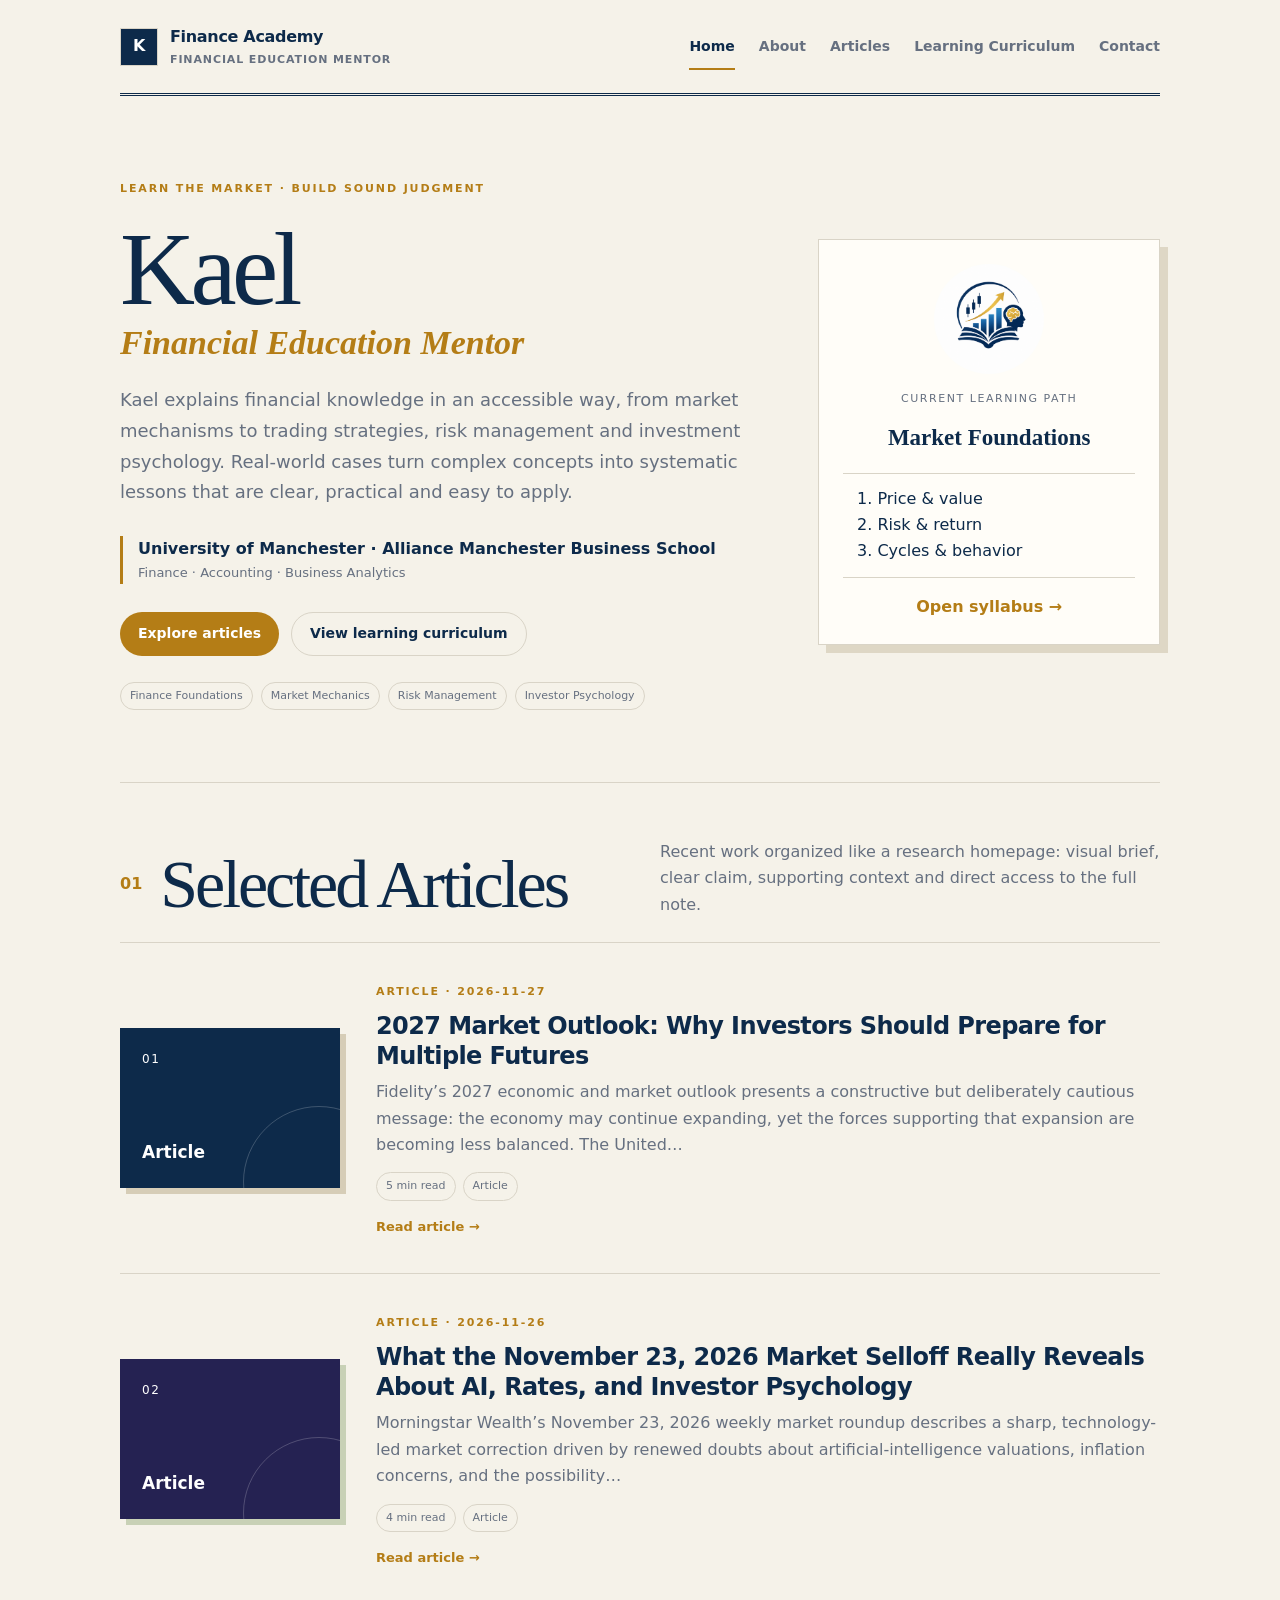
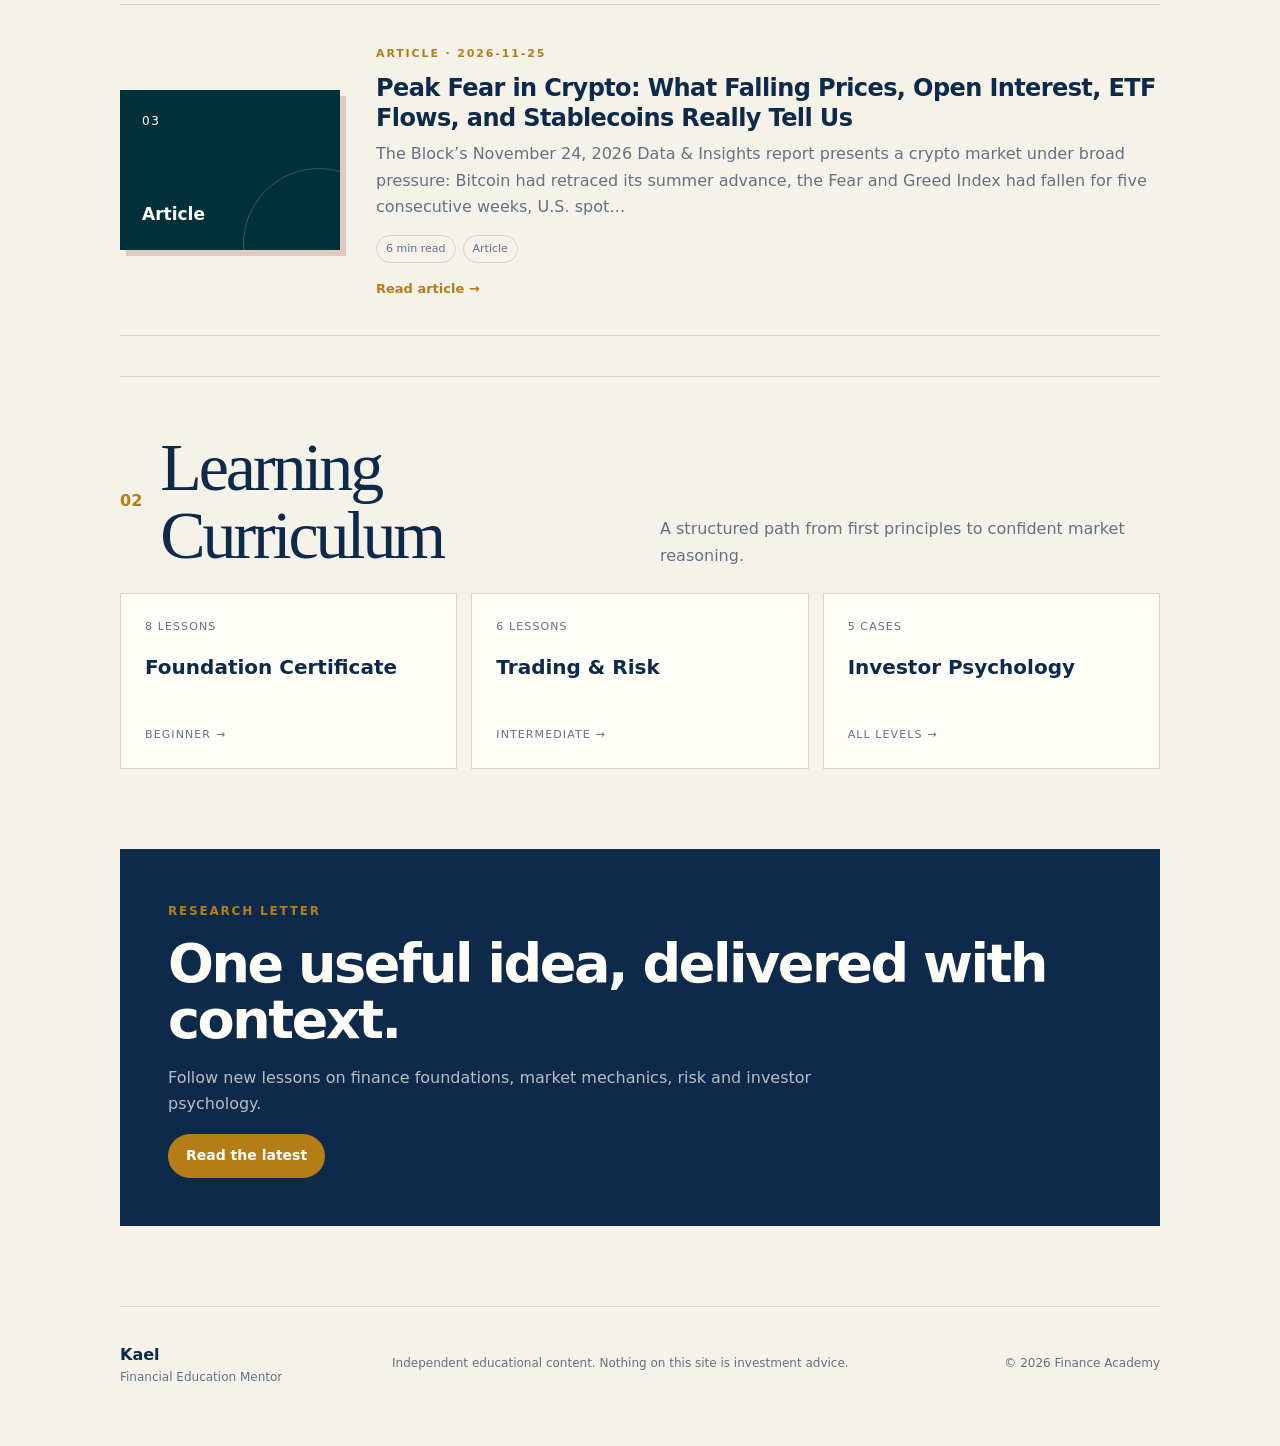
<file: index.html>
<!doctype html>
<html lang="en">
<head>
  <meta charset="utf-8">
  <meta name="viewport" content="width=device-width, initial-scale=1">
  <meta name="description" content="Kael — Financial Education Mentor, articles and research.">
  <meta name="theme-color" content="#10141f">
  <title>Home · Kael</title>
  <link rel="stylesheet" href="css/main.css">
  <link rel="stylesheet" href="css/theme.css">
  <link rel="stylesheet" href="css/responsive.css">
  <link rel="stylesheet" href="css/content.css">
  <script src="config.js"></script>
  <script src="js/main.js" defer></script>
</head>
<body class="theme-academy">
  <a class="skip-link" href="#content">Skip to content</a>
  <div class="site-shell">
    <header class="site-header"><a class="brand" href="index.html"><span class="brand-mark">K</span><span>Finance Academy<small>Financial Education Mentor</small></span></a><button class="nav-toggle" aria-expanded="false" aria-label="Toggle navigation">Menu</button><nav><a href="index.html" aria-current="page">Home</a><a href="about.html">About</a><a href="articles.html">Articles</a><a href="research.html">Learning Curriculum</a><a href="contact.html">Contact</a></nav></header>
    <main id="content"><section class="hero"><div class="hero-copy"><span class="kicker">LEARN THE MARKET · BUILD SOUND JUDGMENT</span><p class="hero-name">Kael</p><h1>Financial Education Mentor</h1><p class="lead">Kael explains financial knowledge in an accessible way, from market mechanisms to trading strategies, risk management and investment psychology. Real-world cases turn complex concepts into systematic lessons that are clear, practical and easy to apply.</p><p class="school"><strong>University of Manchester · Alliance Manchester Business School</strong><span>Finance · Accounting · Business Analytics</span></p><div class="hero-links"><a class="button" href="articles.html">Explore articles</a><a class="button ghost" href="research.html">View learning curriculum</a></div><div class="topic-row"><span>Finance Foundations</span><span>Market Mechanics</span><span>Risk Management</span><span>Investor Psychology</span></div></div><aside class="academy-panel"><img src="assets/avatar.png" alt="Finance Academy emblem"><p>Current learning path</p><strong>Market Foundations</strong><ol><li>Price & value</li><li>Risk & return</li><li>Cycles & behavior</li></ol><a href="research.html">Open syllabus →</a></aside></section>
  <section class="section-intro"><div><span class="section-no">01</span><h2>Selected Articles</h2></div><p>Recent work organized like a research homepage: visual brief, clear claim, supporting context and direct access to the full note.</p></section>
  <section id="latest-articles" class="publication-list" aria-live="polite" aria-busy="true"><p class="loading">Loading the latest articles…</p></section>
  <section class="section-intro compact"><div><span class="section-no">02</span><h2>Learning Curriculum</h2></div><p>A structured path from first principles to confident market reasoning.</p></section>
  <section class="research-preview"><a href="research.html"><span>8 lessons</span><strong>Foundation Certificate</strong><small>Beginner →</small></a><a href="research.html"><span>6 lessons</span><strong>Trading & Risk</strong><small>Intermediate →</small></a><a href="research.html"><span>5 cases</span><strong>Investor Psychology</strong><small>All levels →</small></a></section>
  <section class="newsletter"><span>Research letter</span><h2>One useful idea, delivered with context.</h2><p>Follow new lessons on finance foundations, market mechanics, risk and investor psychology.</p><a class="button" href="articles.html">Read the latest</a></section><script src="js/content-loader.js" defer></script></main>
    <footer><div><strong>Kael</strong><span>Financial Education Mentor</span></div><p>Independent educational content. Nothing on this site is investment advice.</p><p>© <span data-year></span> Finance Academy</p></footer>
  </div>
</body>
</html>
</file>
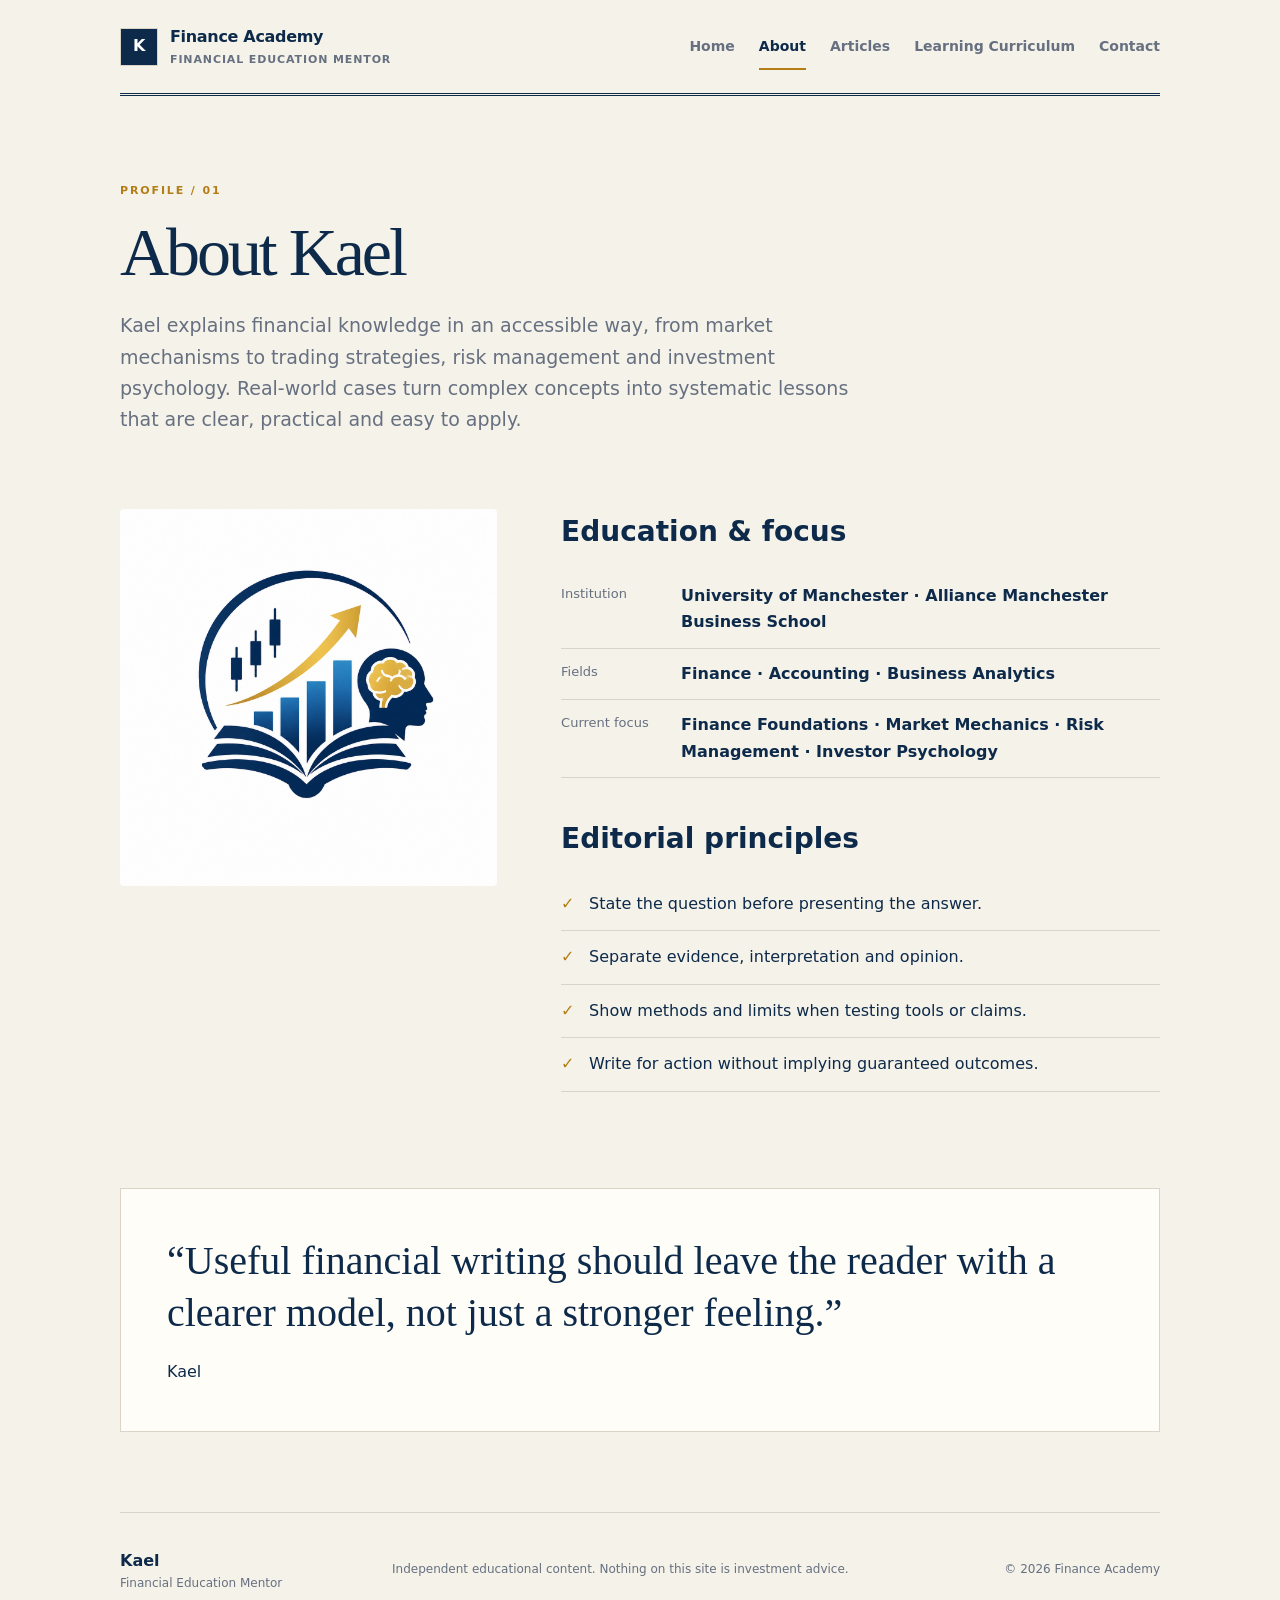
<file: about.html>
<!doctype html>
<html lang="en">
<head>
  <meta charset="utf-8">
  <meta name="viewport" content="width=device-width, initial-scale=1">
  <meta name="description" content="About Kael, education, focus and editorial principles.">
  <meta name="theme-color" content="#10141f">
  <title>About · Kael</title>
  <link rel="stylesheet" href="css/main.css">
  <link rel="stylesheet" href="css/theme.css">
  <link rel="stylesheet" href="css/responsive.css">
  <script src="config.js"></script>
  <script src="js/main.js" defer></script>
</head>
<body class="theme-academy">
  <a class="skip-link" href="#content">Skip to content</a>
  <div class="site-shell">
    <header class="site-header"><a class="brand" href="index.html"><span class="brand-mark">K</span><span>Finance Academy<small>Financial Education Mentor</small></span></a><button class="nav-toggle" aria-expanded="false" aria-label="Toggle navigation">Menu</button><nav><a href="index.html">Home</a><a href="about.html" aria-current="page">About</a><a href="articles.html">Articles</a><a href="research.html">Learning Curriculum</a><a href="contact.html">Contact</a></nav></header>
    <main id="content"><section class="page-hero"><span class="kicker">PROFILE / 01</span><h1>About Kael</h1><p>Kael explains financial knowledge in an accessible way, from market mechanisms to trading strategies, risk management and investment psychology. Real-world cases turn complex concepts into systematic lessons that are clear, practical and easy to apply.</p></section><section class="about-grid"><img src="assets/avatar.png" alt="Kael profile visual"><div><h2>Education & focus</h2><dl><dt>Institution</dt><dd>University of Manchester · Alliance Manchester Business School</dd><dt>Fields</dt><dd>Finance · Accounting · Business Analytics</dd><dt>Current focus</dt><dd>Finance Foundations · Market Mechanics · Risk Management · Investor Psychology</dd></dl><h2>Editorial principles</h2><ul class="principles"><li>State the question before presenting the answer.</li><li>Separate evidence, interpretation and opinion.</li><li>Show methods and limits when testing tools or claims.</li><li>Write for action without implying guaranteed outcomes.</li></ul></div></section><section class="quote"><p>“Useful financial writing should leave the reader with a clearer model, not just a stronger feeling.”</p><span>Kael</span></section></main>
    <footer><div><strong>Kael</strong><span>Financial Education Mentor</span></div><p>Independent educational content. Nothing on this site is investment advice.</p><p>© <span data-year></span> Finance Academy</p></footer>
  </div>
</body>
</html>
</file>
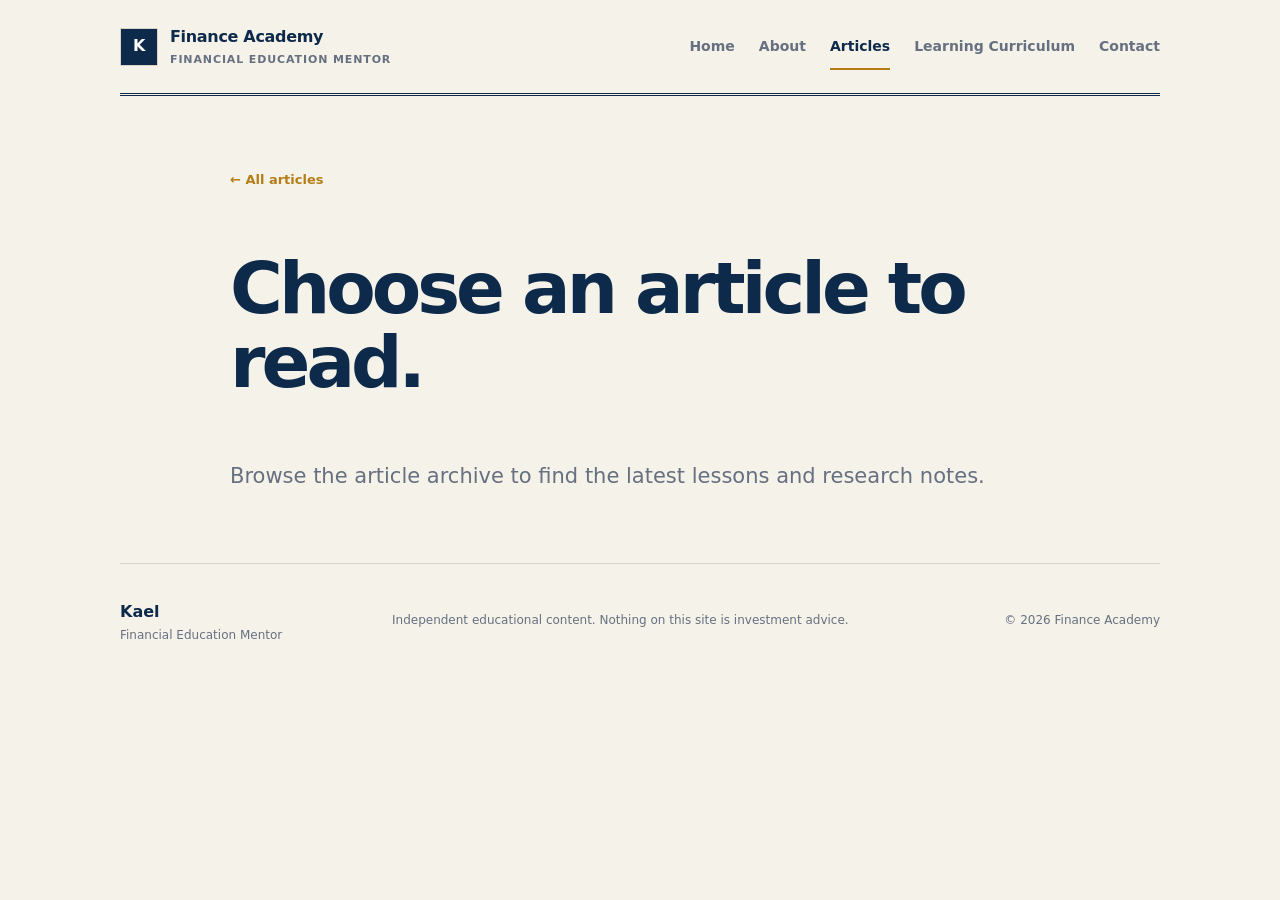
<file: article.html>
<!doctype html>
<html lang="en">
<head>
  <meta charset="utf-8">
  <meta name="viewport" content="width=device-width, initial-scale=1">
  <meta name="description" content="Kael article.">
  <meta name="theme-color" content="#10141f">
  <title>Article · Kael</title>
  <link rel="stylesheet" href="css/main.css">
  <link rel="stylesheet" href="css/theme.css">
  <link rel="stylesheet" href="css/responsive.css">
  <link rel="stylesheet" href="css/content.css">
  <script src="config.js"></script>
  <script src="js/main.js" defer></script>
</head>
<body class="theme-academy">
  <a class="skip-link" href="#content">Skip to content</a>
  <div class="site-shell">
    <header class="site-header"><a class="brand" href="index.html"><span class="brand-mark">K</span><span>Finance Academy<small>Financial Education Mentor</small></span></a><button class="nav-toggle" aria-expanded="false" aria-label="Toggle navigation">Menu</button><nav><a href="index.html">Home</a><a href="about.html">About</a><a href="articles.html" aria-current="page">Articles</a><a href="research.html">Learning Curriculum</a><a href="contact.html">Contact</a></nav></header>
    <main id="content"><article id="article-detail" class="article-detail"><p class="loading">Loading article data…</p></article><script src="js/article.js" defer></script></main>
    <footer><div><strong>Kael</strong><span>Financial Education Mentor</span></div><p>Independent educational content. Nothing on this site is investment advice.</p><p>© <span data-year></span> Finance Academy</p></footer>
  </div>
</body>
</html>
</file>
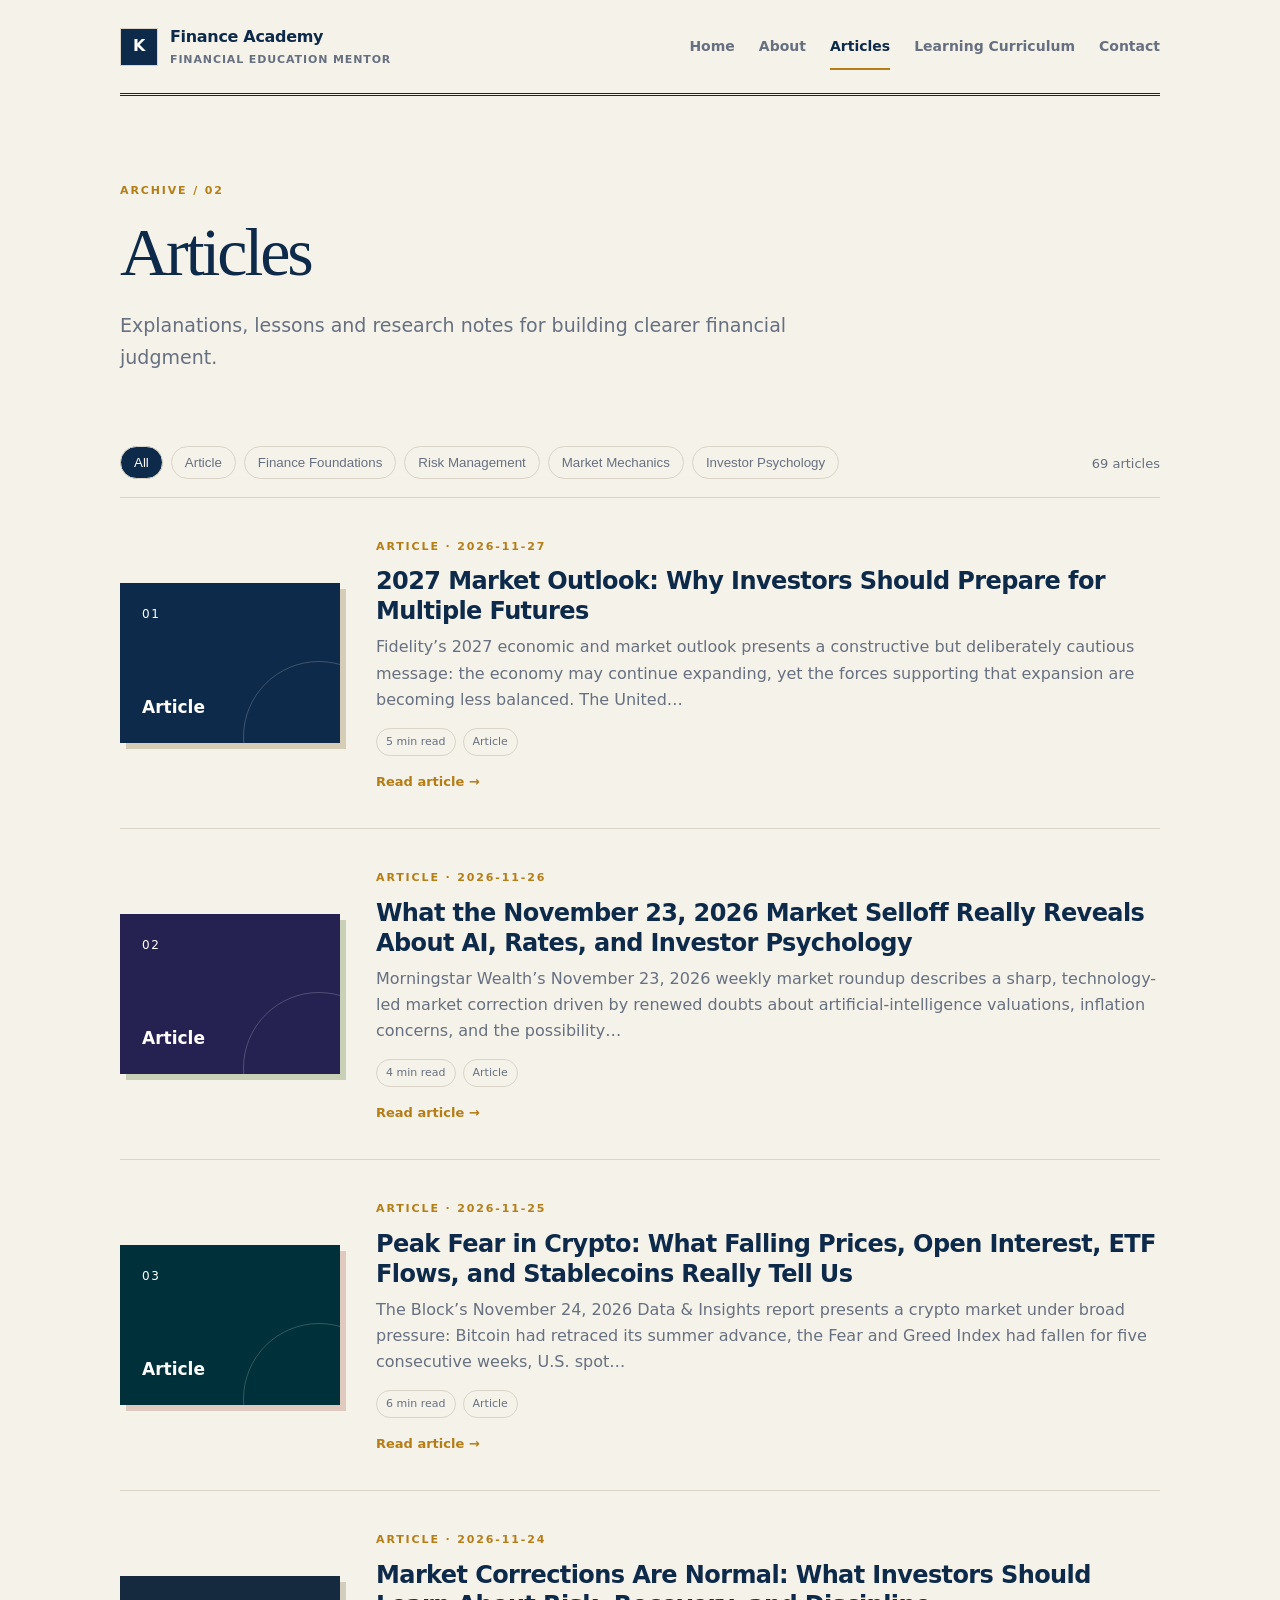
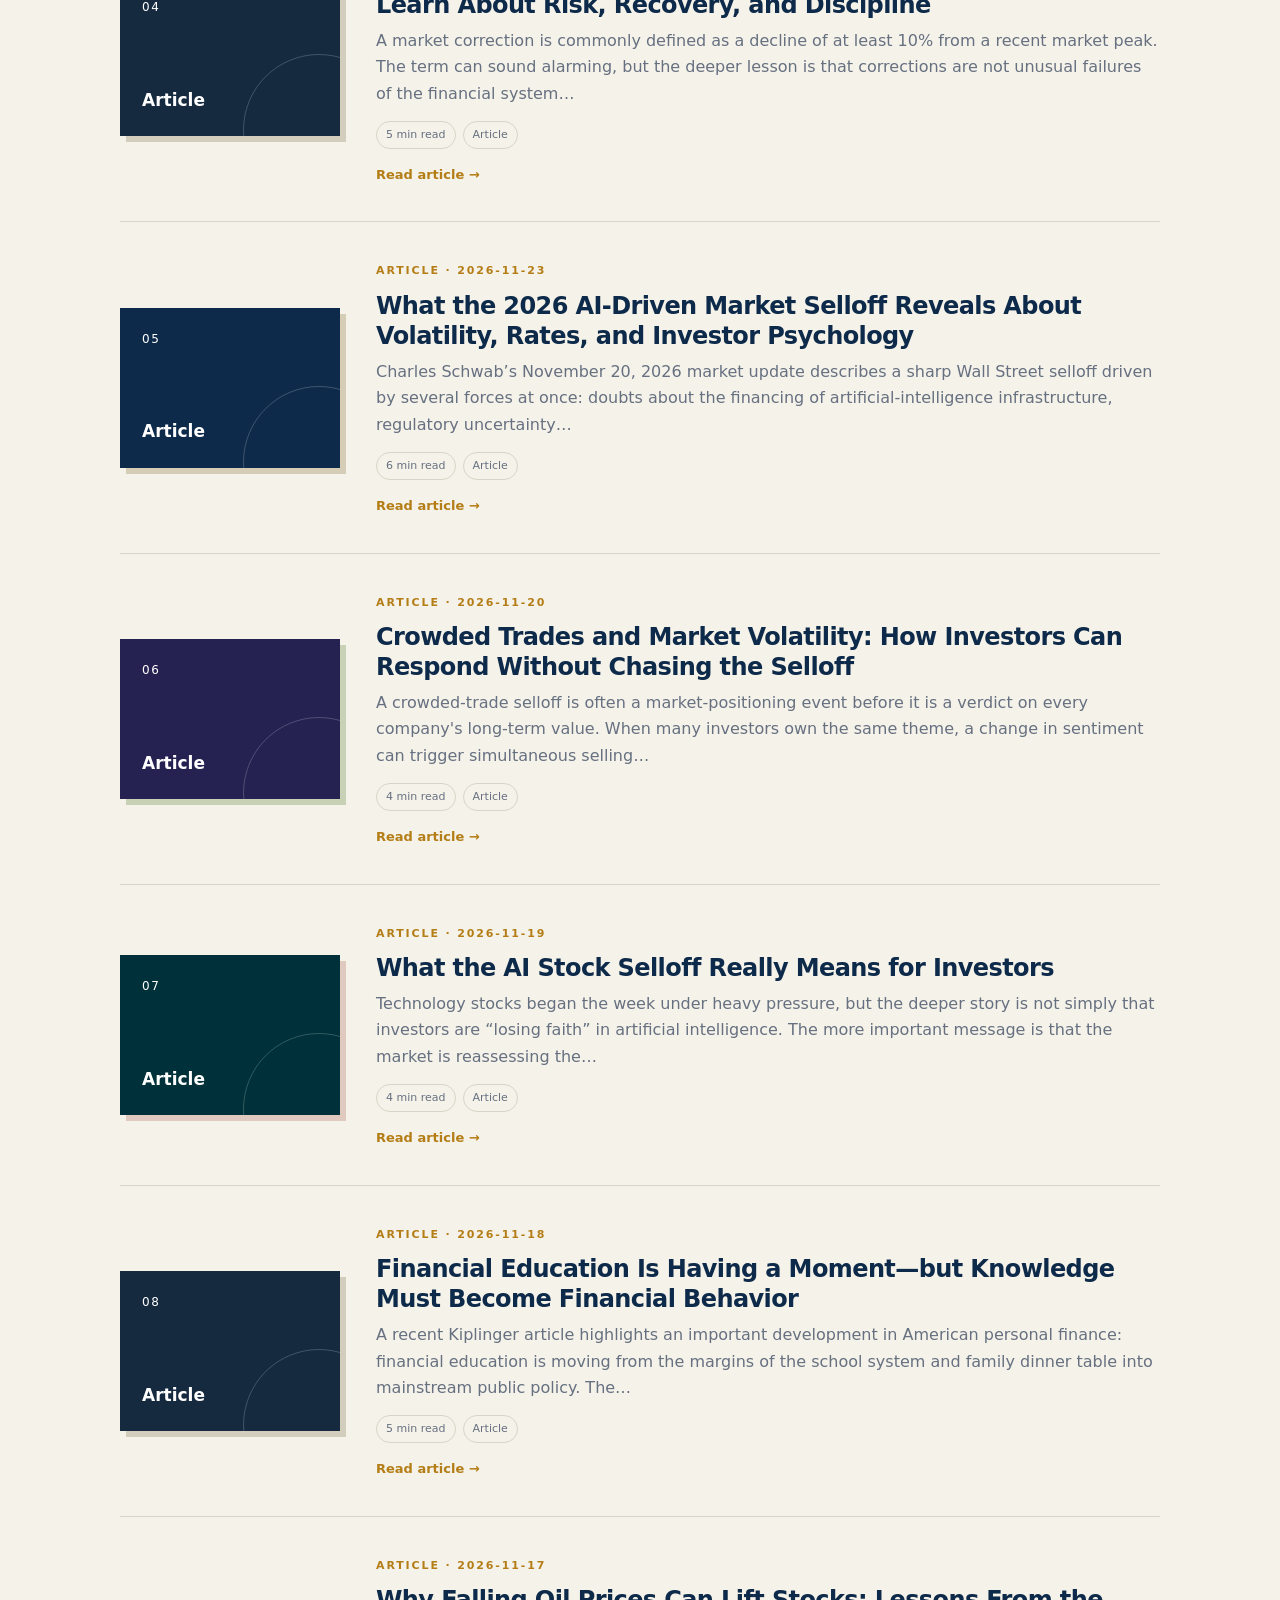
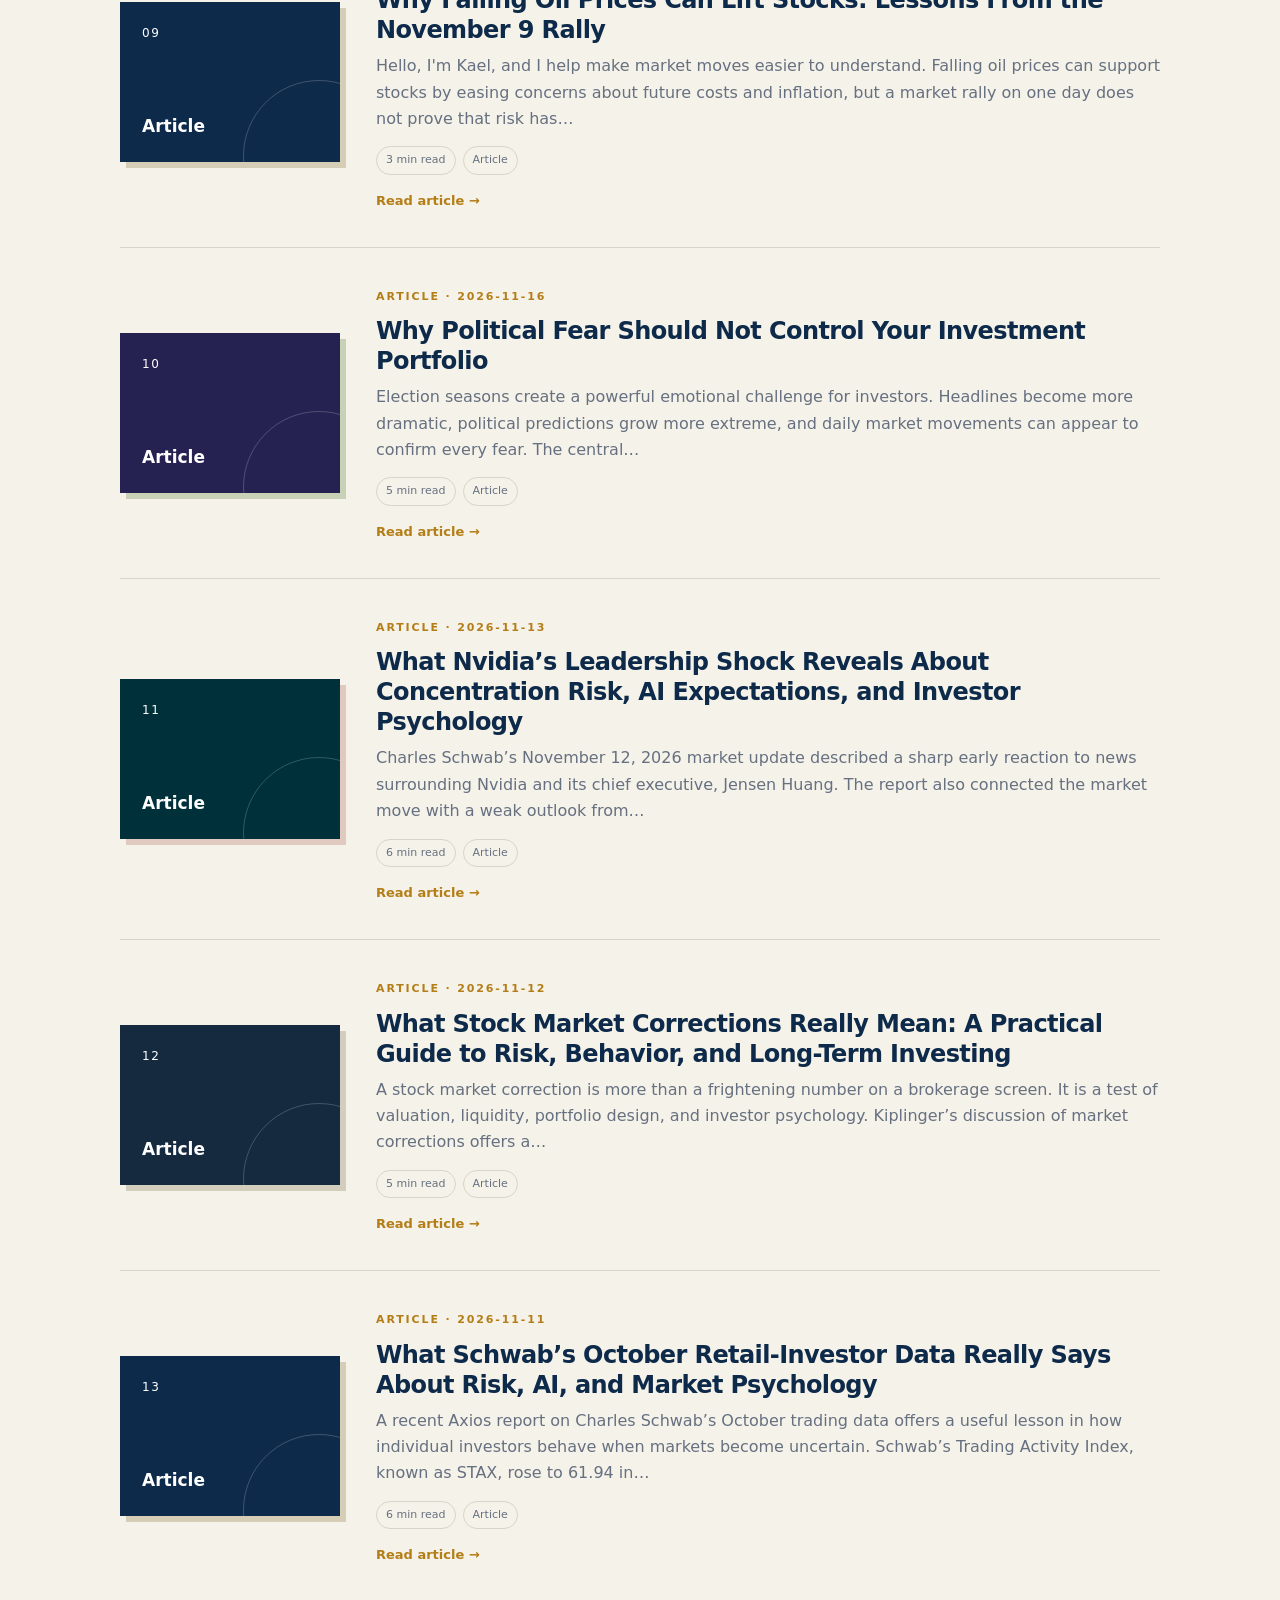
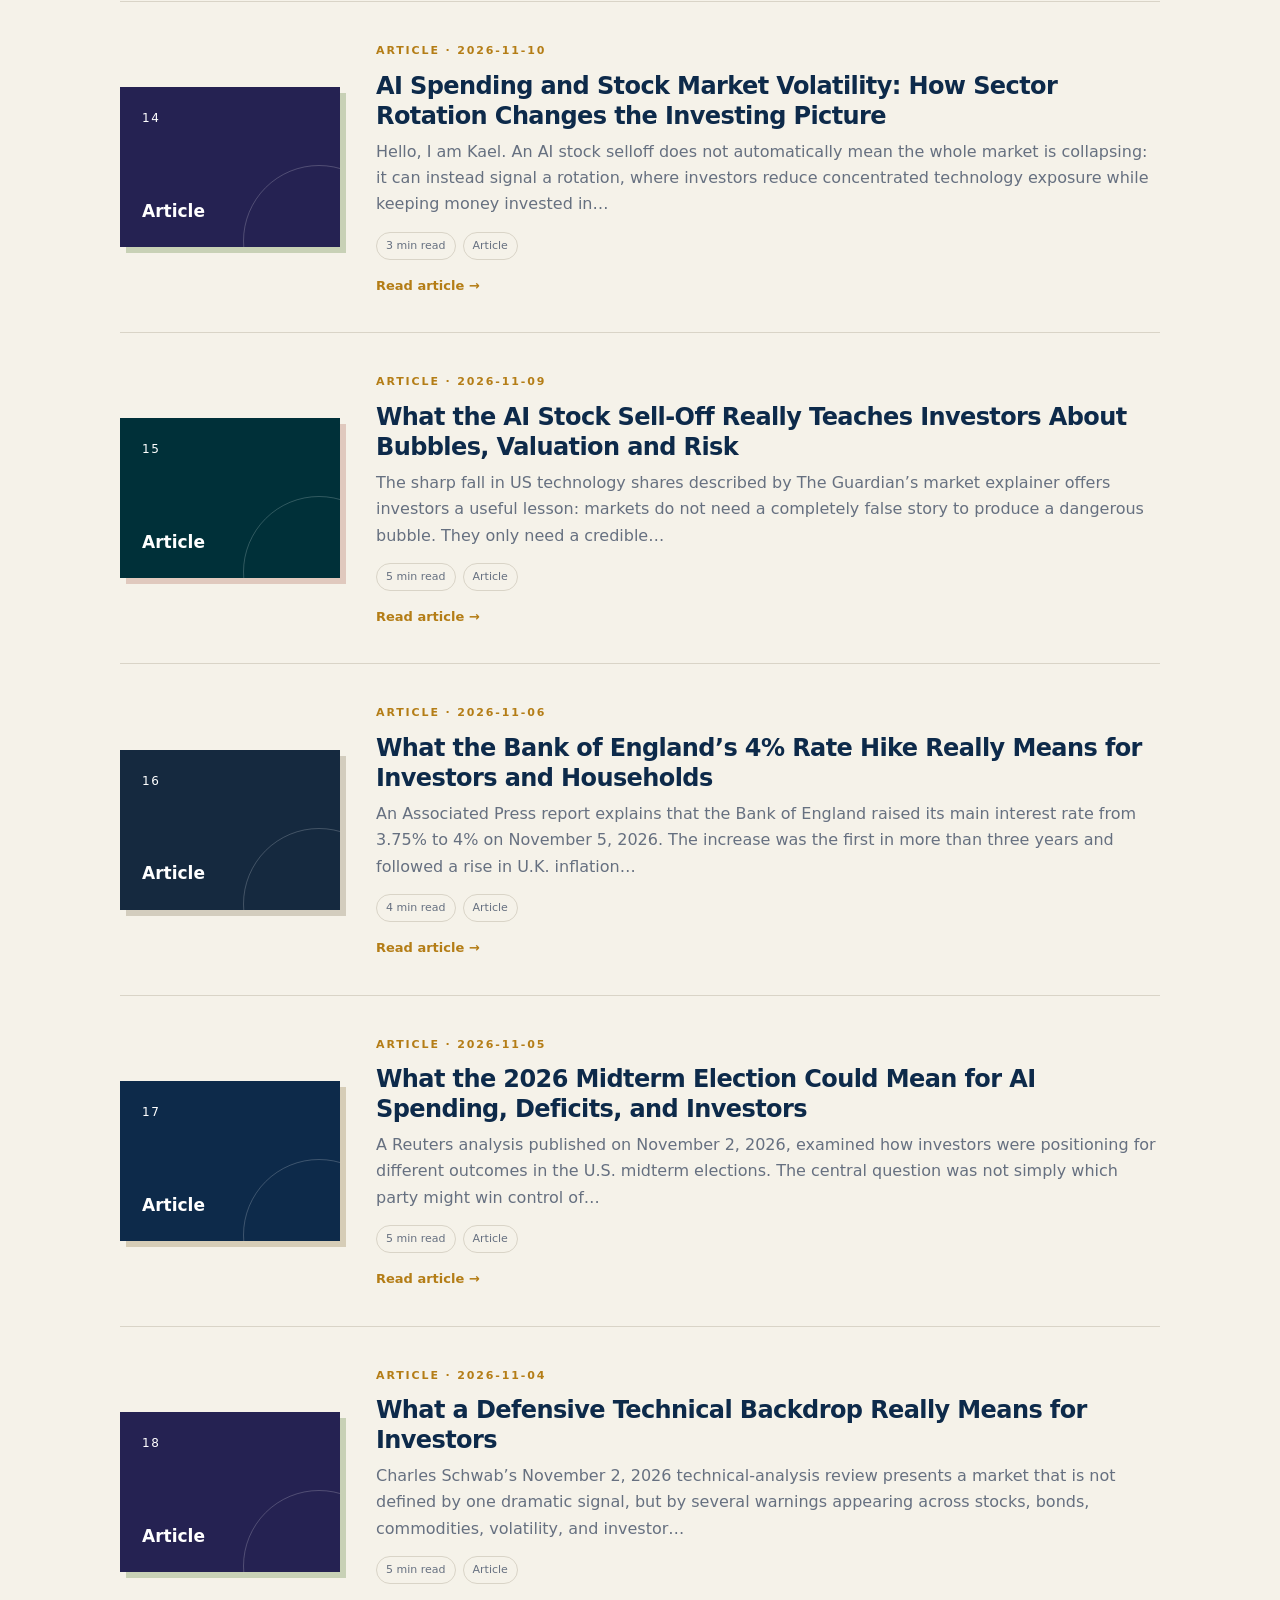
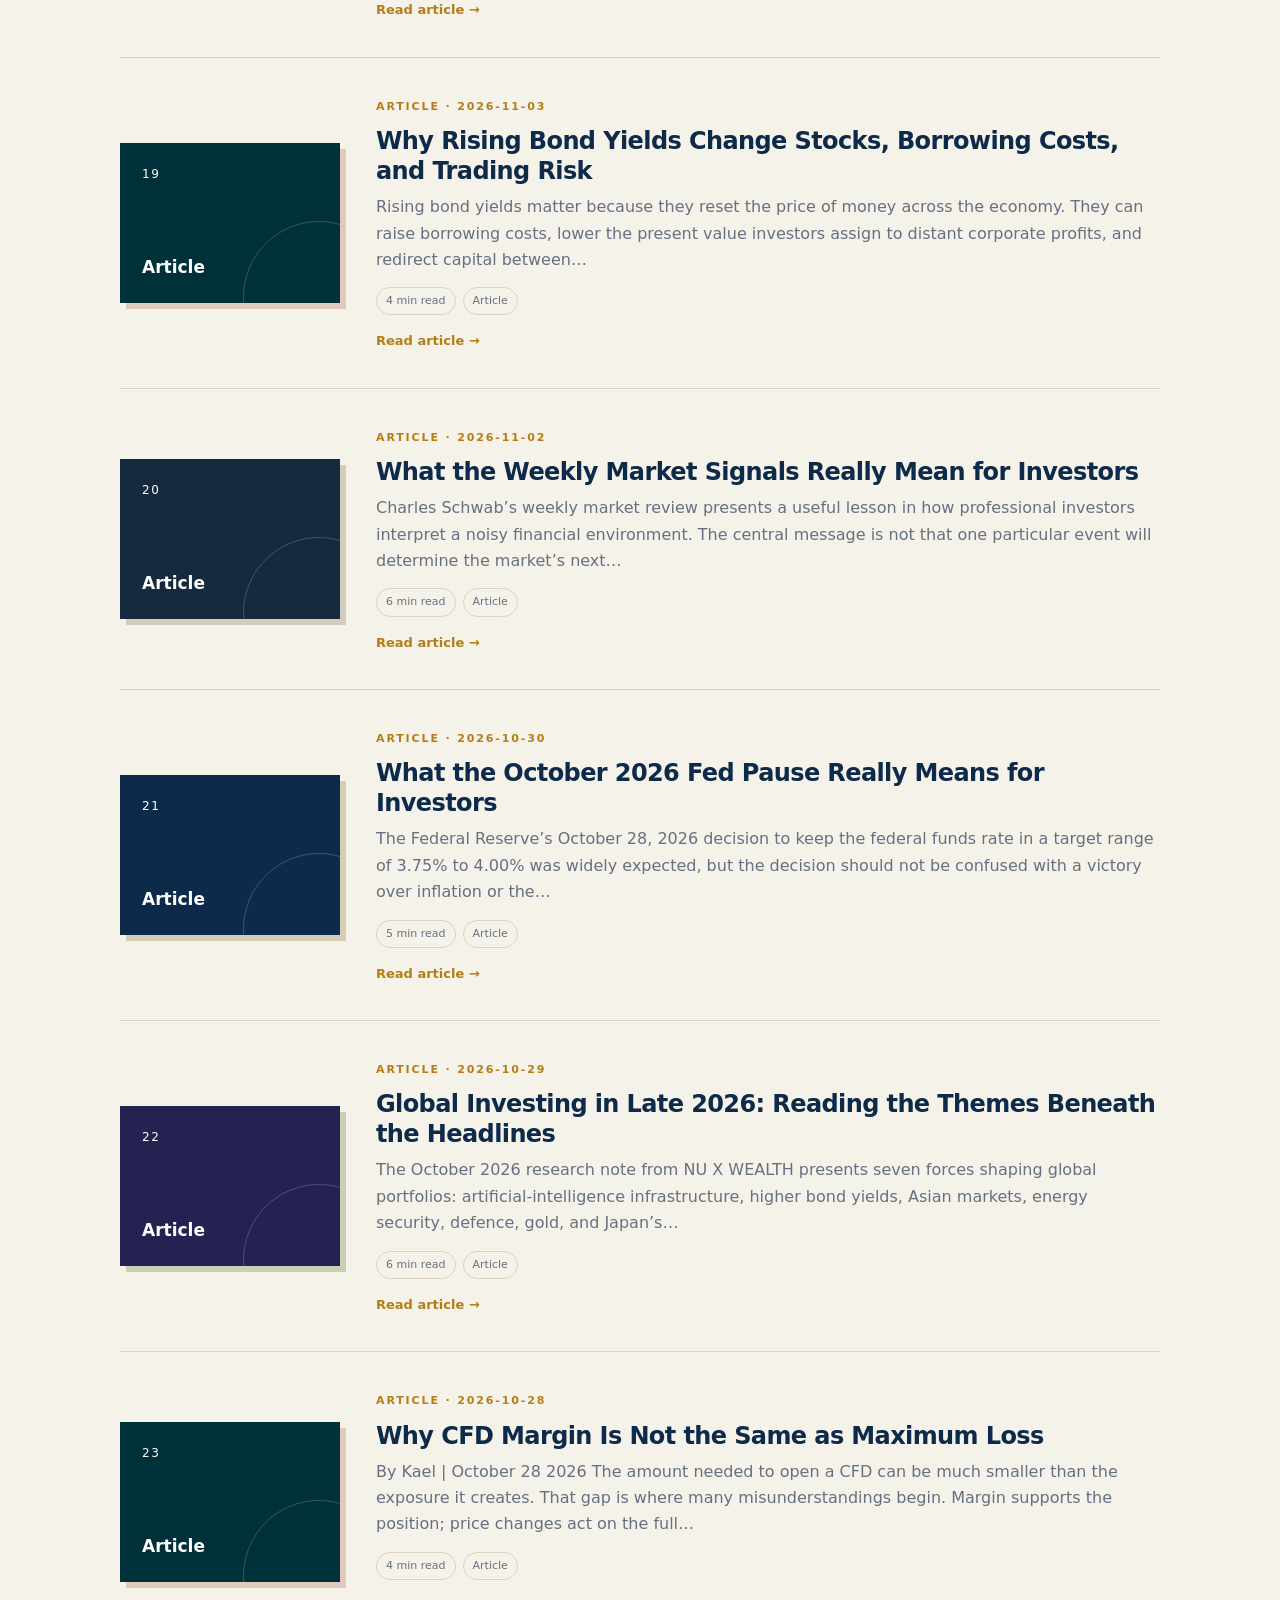
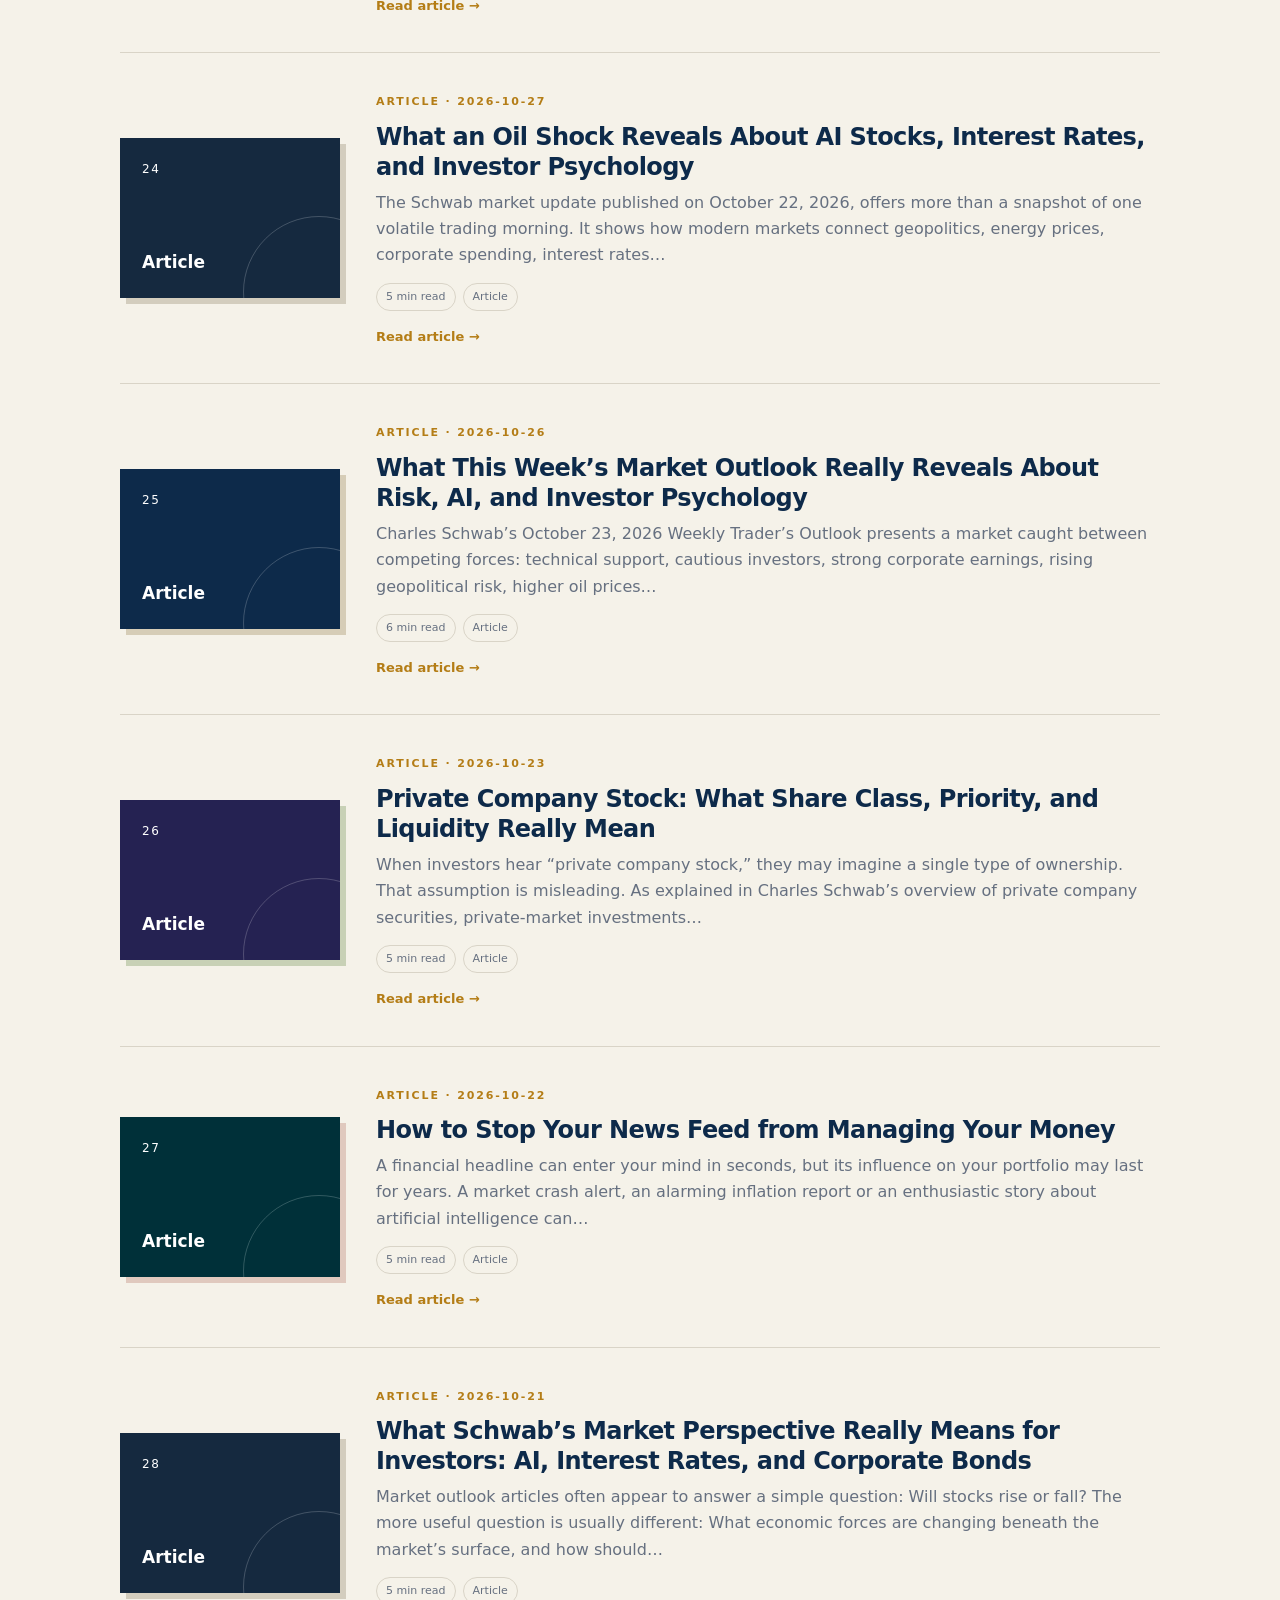
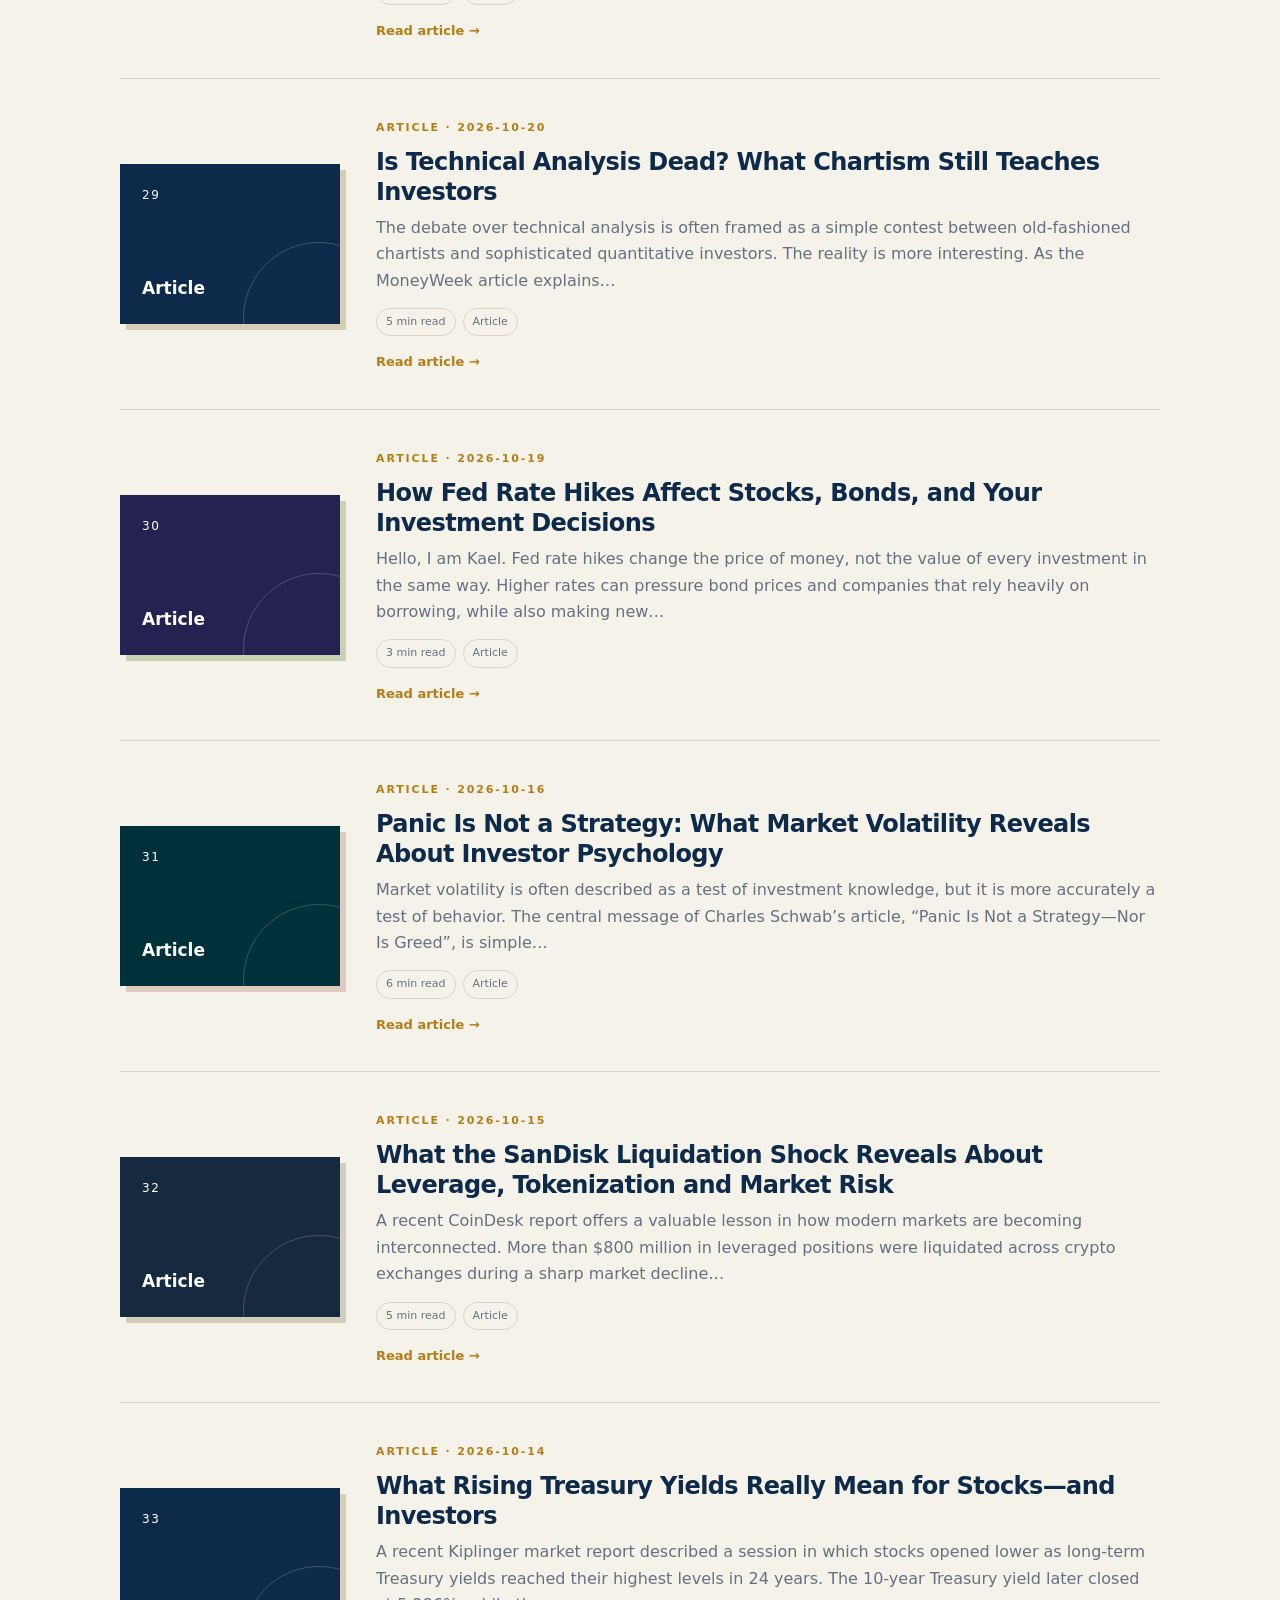
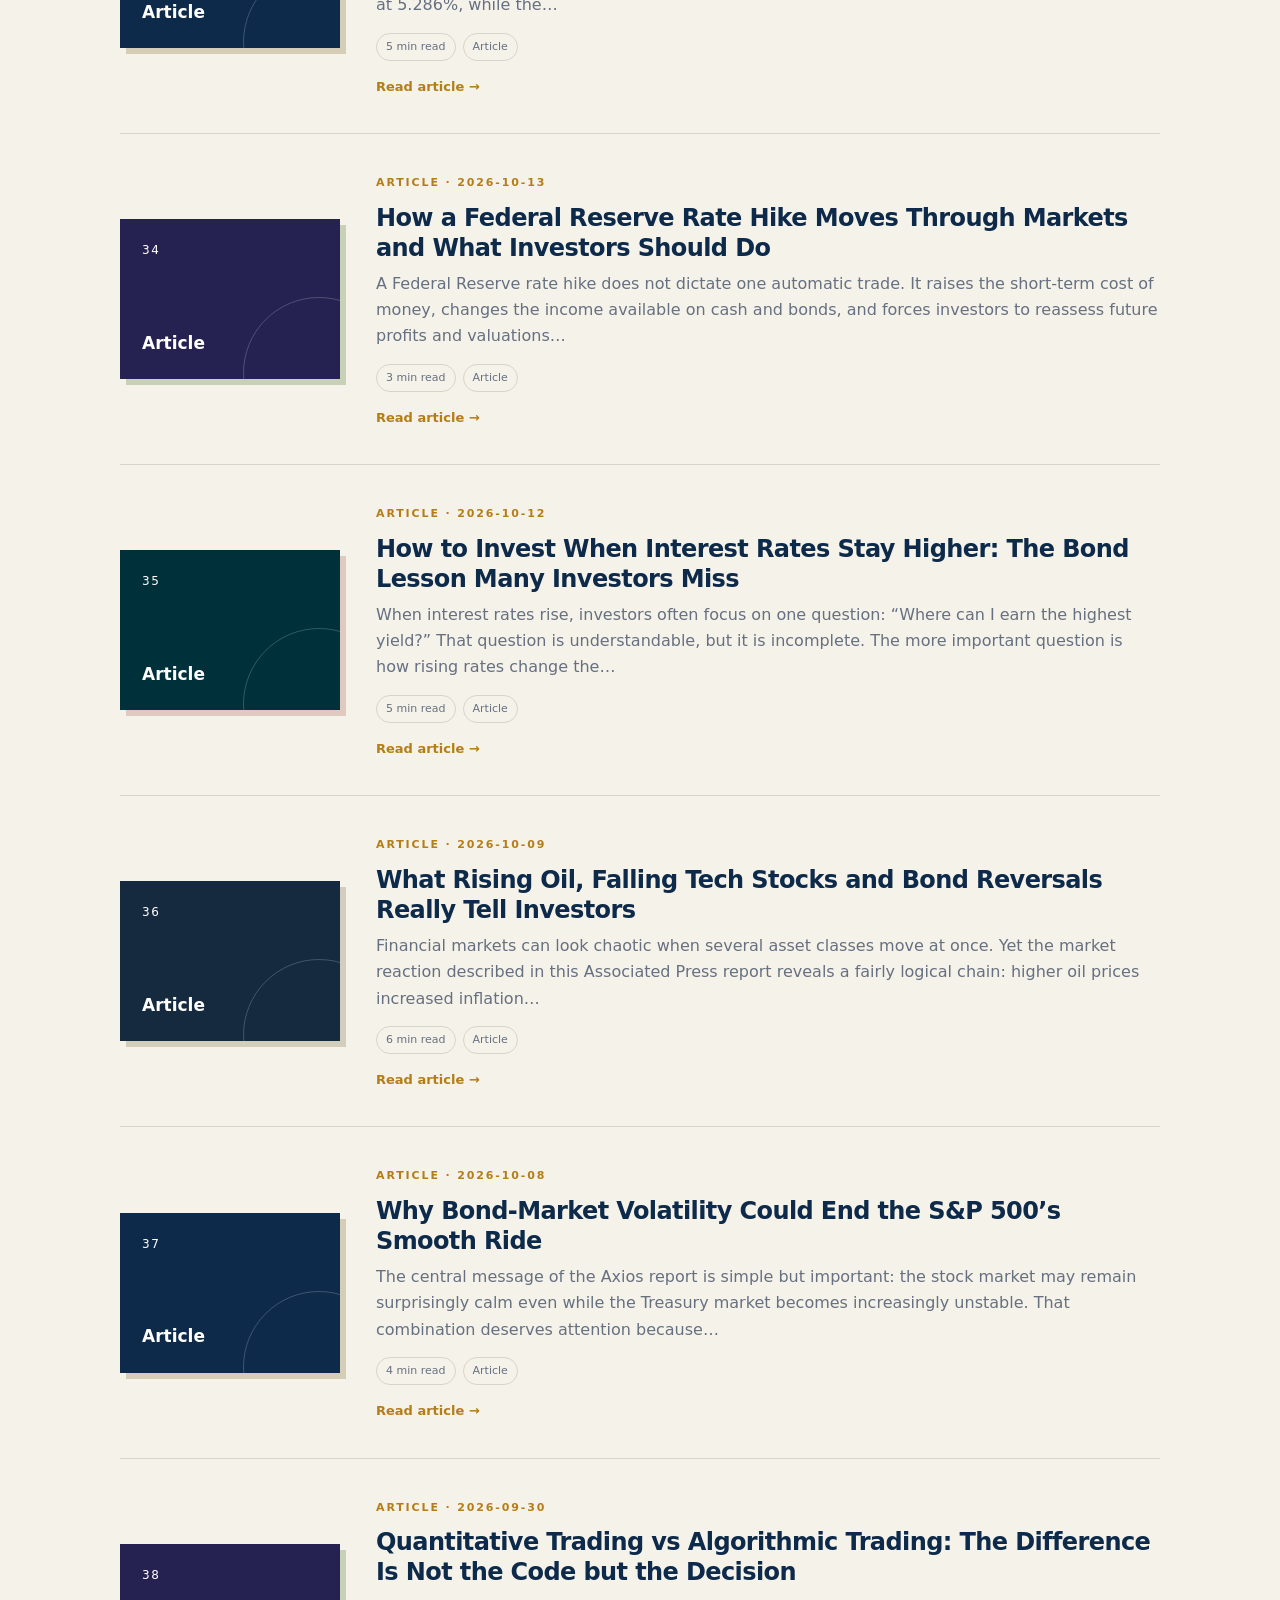
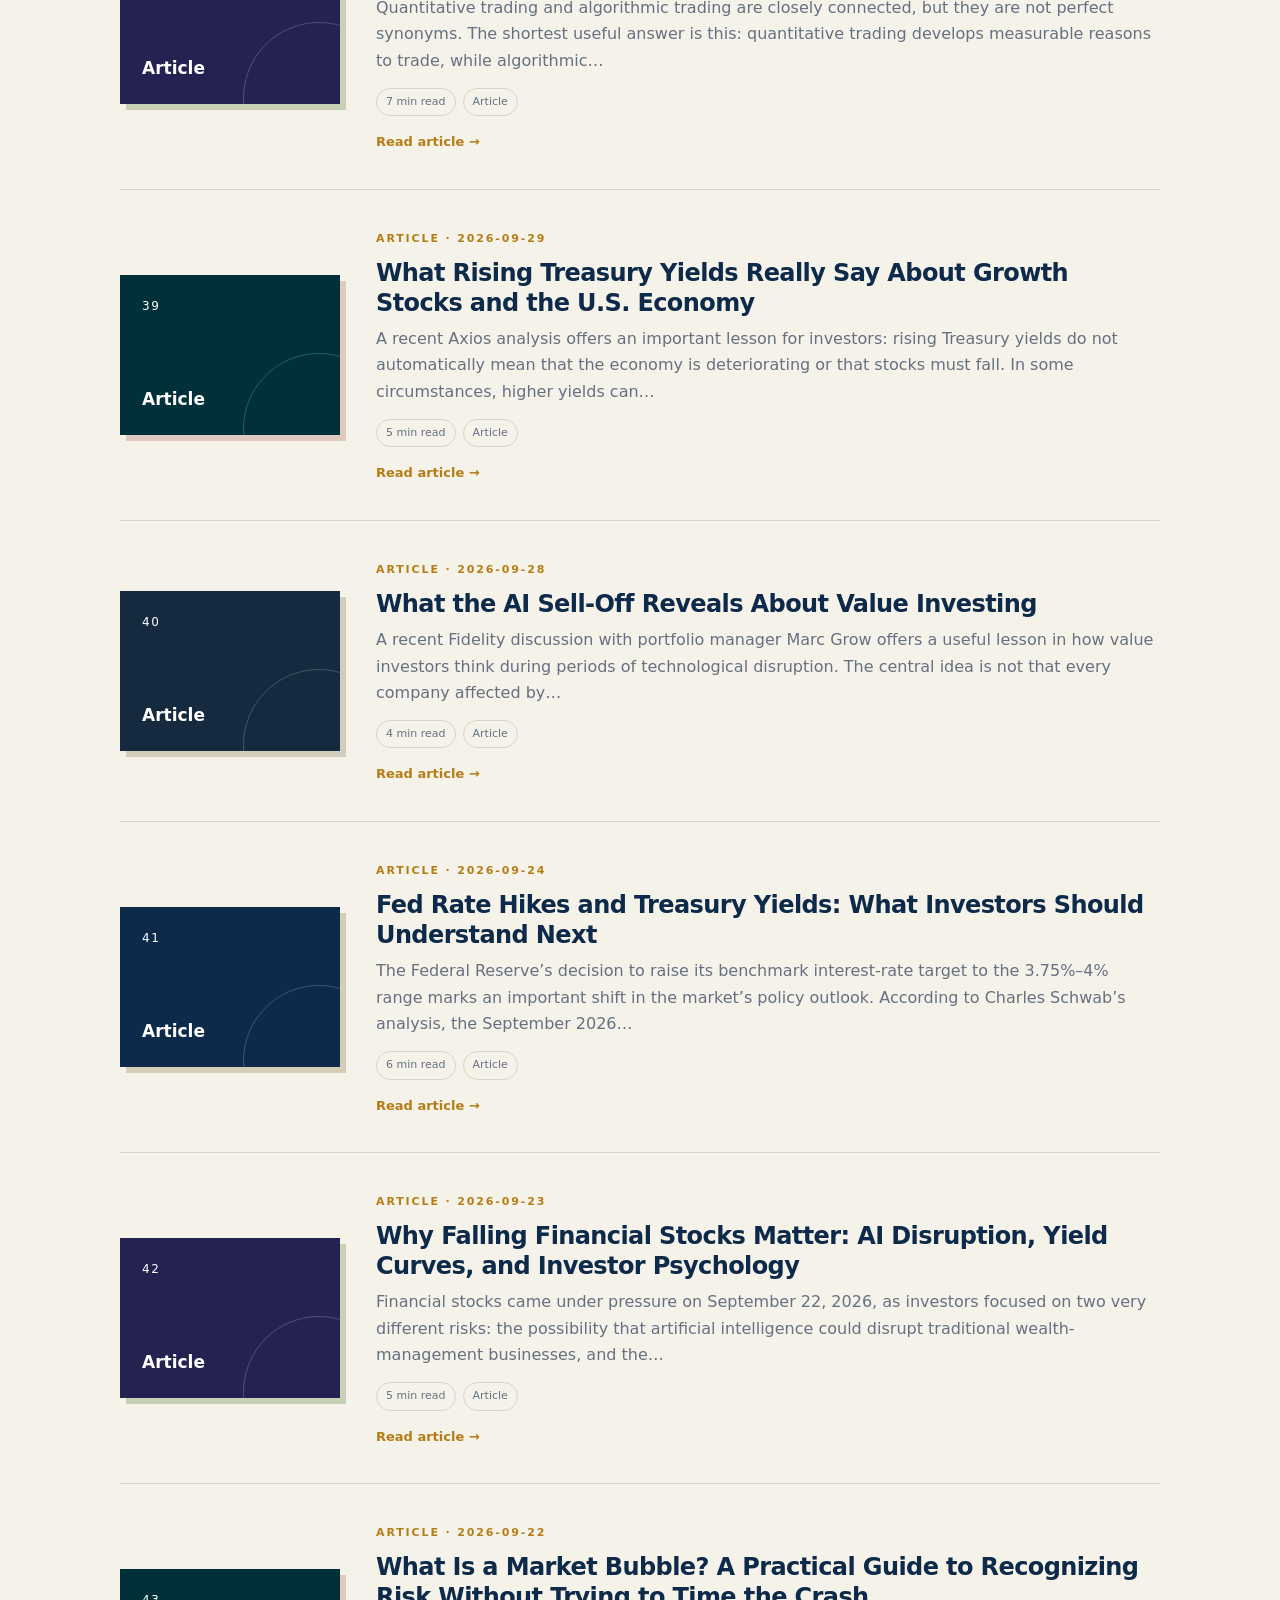
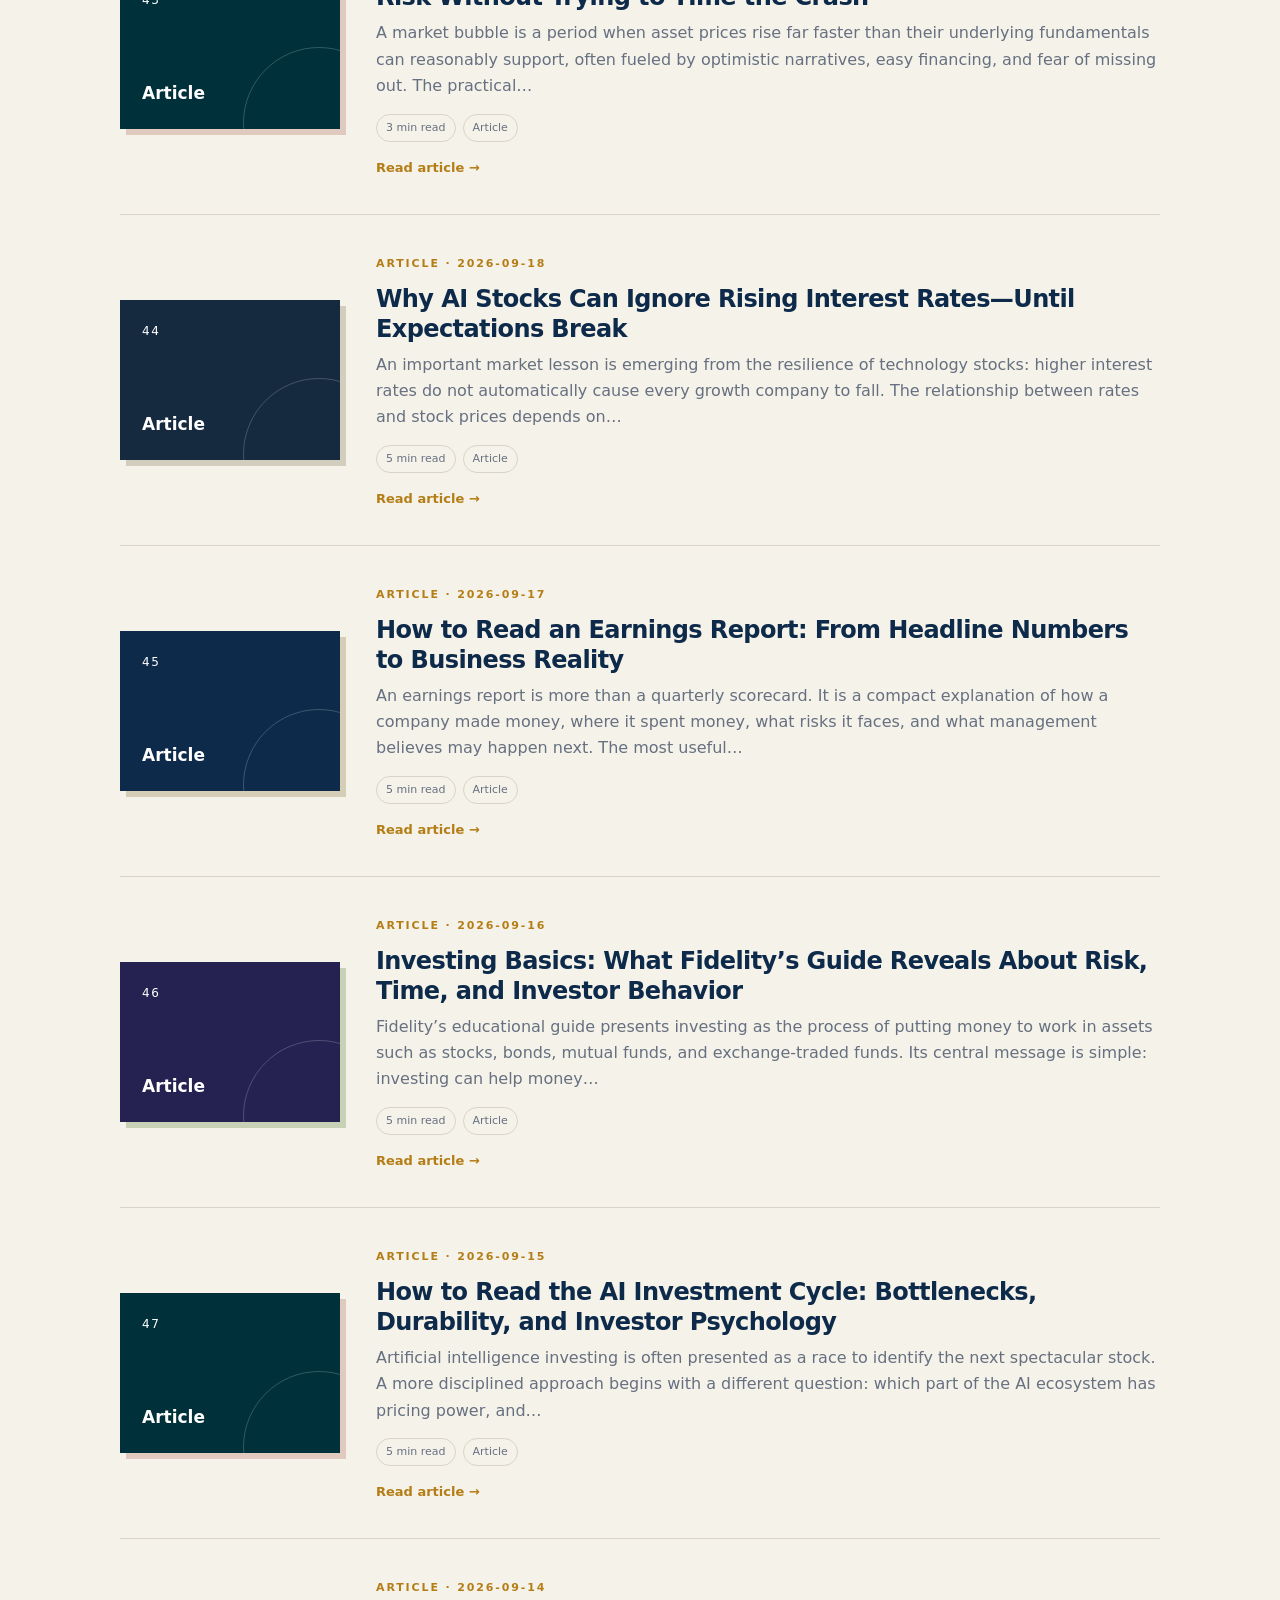
<file: articles.html>
<!doctype html>
<html lang="en">
<head>
  <meta charset="utf-8">
  <meta name="viewport" content="width=device-width, initial-scale=1">
  <meta name="description" content="Kael's article archive.">
  <meta name="theme-color" content="#10141f">
  <title>Articles · Kael</title>
  <link rel="stylesheet" href="css/main.css">
  <link rel="stylesheet" href="css/theme.css">
  <link rel="stylesheet" href="css/responsive.css">
  <link rel="stylesheet" href="css/content.css">
  <script src="config.js"></script>
  <script src="js/main.js" defer></script>
</head>
<body class="theme-academy">
  <a class="skip-link" href="#content">Skip to content</a>
  <div class="site-shell">
    <header class="site-header"><a class="brand" href="index.html"><span class="brand-mark">K</span><span>Finance Academy<small>Financial Education Mentor</small></span></a><button class="nav-toggle" aria-expanded="false" aria-label="Toggle navigation">Menu</button><nav><a href="index.html">Home</a><a href="about.html">About</a><a href="articles.html" aria-current="page">Articles</a><a href="research.html">Learning Curriculum</a><a href="contact.html">Contact</a></nav></header>
    <main id="content"><section class="page-hero"><span class="kicker">ARCHIVE / 02</span><h1>Articles</h1><p>Explanations, lessons and research notes for building clearer financial judgment.</p></section><div class="archive-tools"><div id="article-filters" class="filter-row" aria-label="Filter articles by category"></div><p id="article-status" class="archive-status" aria-live="polite"></p></div><section id="article-list" class="publication-list" aria-live="polite" aria-busy="true"><p class="loading">Loading the latest articles…</p></section><script src="js/content-loader.js" defer></script></main>
    <footer><div><strong>Kael</strong><span>Financial Education Mentor</span></div><p>Independent educational content. Nothing on this site is investment advice.</p><p>© <span data-year></span> Finance Academy</p></footer>
  </div>
</body>
</html>
</file>
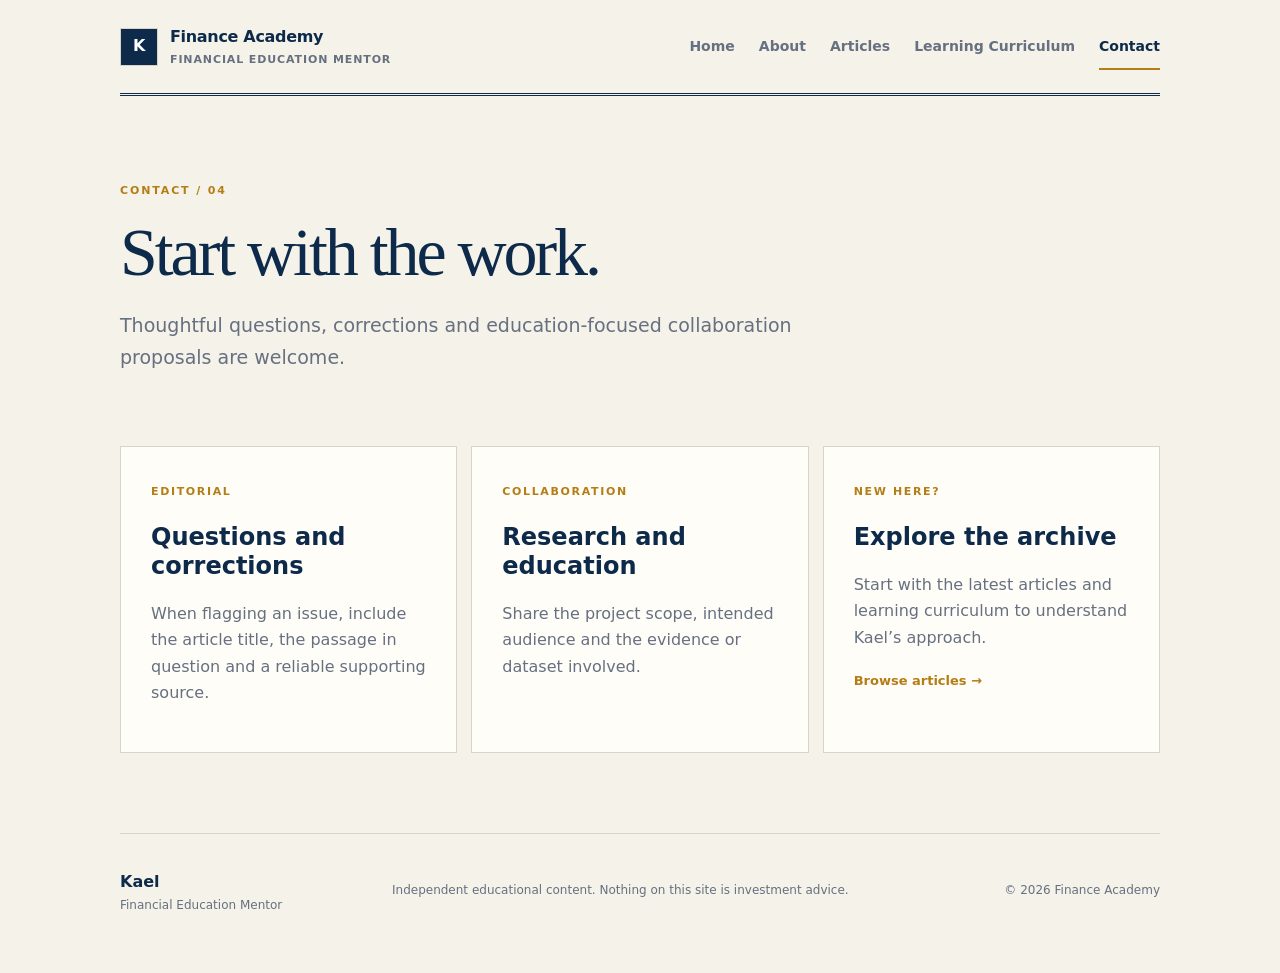
<file: contact.html>
<!doctype html>
<html lang="en">
<head>
  <meta charset="utf-8">
  <meta name="viewport" content="width=device-width, initial-scale=1">
  <meta name="description" content="Contact and collaboration information for Kael.">
  <meta name="theme-color" content="#10141f">
  <title>Contact · Kael</title>
  <link rel="stylesheet" href="css/main.css">
  <link rel="stylesheet" href="css/theme.css">
  <link rel="stylesheet" href="css/responsive.css">
  <script src="config.js"></script>
  <script src="js/main.js" defer></script>
</head>
<body class="theme-academy">
  <a class="skip-link" href="#content">Skip to content</a>
  <div class="site-shell">
    <header class="site-header"><a class="brand" href="index.html"><span class="brand-mark">K</span><span>Finance Academy<small>Financial Education Mentor</small></span></a><button class="nav-toggle" aria-expanded="false" aria-label="Toggle navigation">Menu</button><nav><a href="index.html">Home</a><a href="about.html">About</a><a href="articles.html">Articles</a><a href="research.html">Learning Curriculum</a><a href="contact.html" aria-current="page">Contact</a></nav></header>
    <main id="content"><section class="page-hero"><span class="kicker">CONTACT / 04</span><h1>Start with the work.</h1><p>Thoughtful questions, corrections and education-focused collaboration proposals are welcome.</p></section><section class="contact-grid"><div><span>Editorial</span><h2>Questions and corrections</h2><p>When flagging an issue, include the article title, the passage in question and a reliable supporting source.</p></div><div><span>Collaboration</span><h2>Research and education</h2><p>Share the project scope, intended audience and the evidence or dataset involved.</p></div><div><span>New here?</span><h2>Explore the archive</h2><p>Start with the latest articles and learning curriculum to understand Kael’s approach.</p><a class="text-link" href="articles.html">Browse articles →</a></div></section></main>
    <footer><div><strong>Kael</strong><span>Financial Education Mentor</span></div><p>Independent educational content. Nothing on this site is investment advice.</p><p>© <span data-year></span> Finance Academy</p></footer>
  </div>
</body>
</html>
</file>
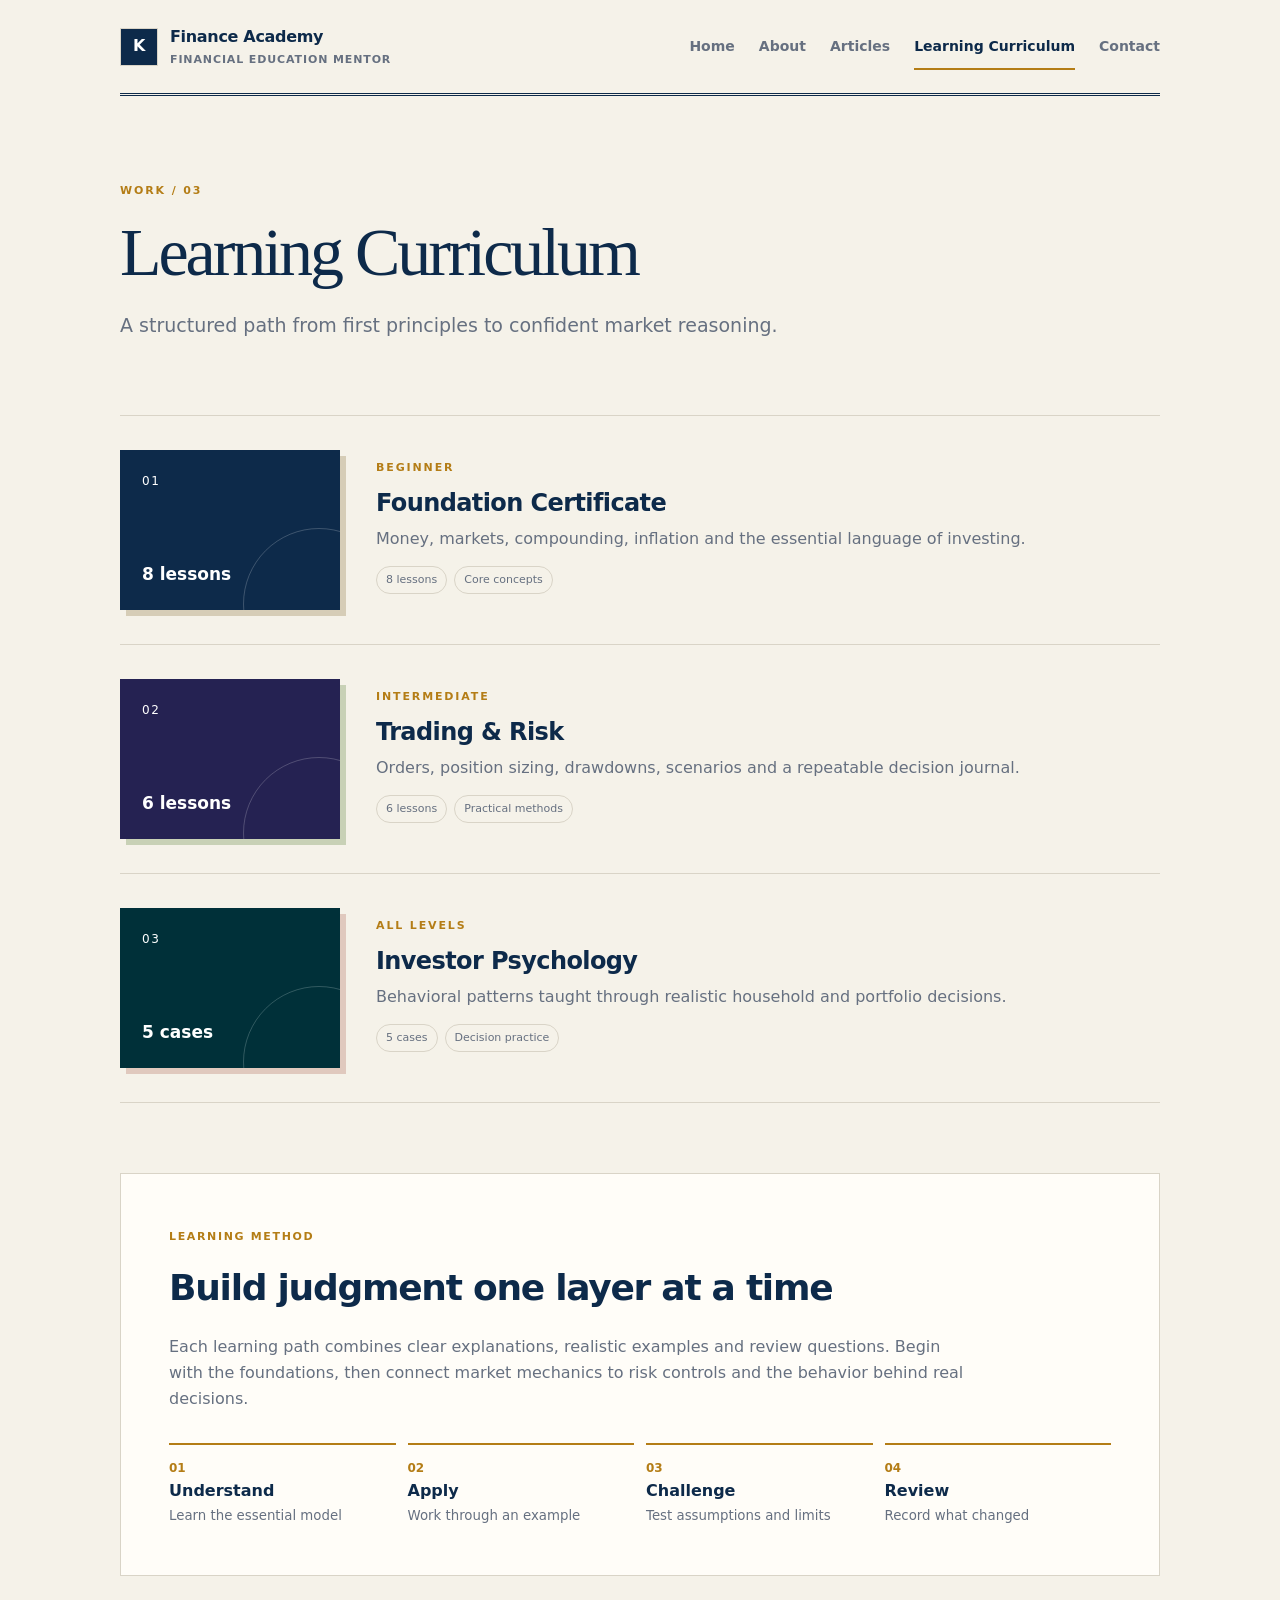
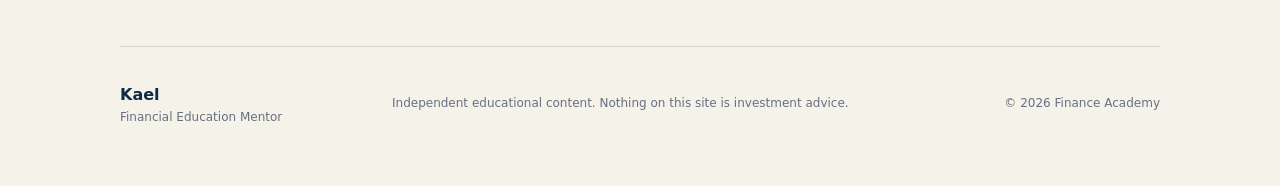
<file: research.html>
<!doctype html>
<html lang="en">
<head>
  <meta charset="utf-8">
  <meta name="viewport" content="width=device-width, initial-scale=1">
  <meta name="description" content="Kael's research and project archive.">
  <meta name="theme-color" content="#10141f">
  <title>Learning Curriculum · Kael</title>
  <link rel="stylesheet" href="css/main.css">
  <link rel="stylesheet" href="css/theme.css">
  <link rel="stylesheet" href="css/responsive.css">
  <script src="config.js"></script>
  <script src="js/main.js" defer></script>
</head>
<body class="theme-academy">
  <a class="skip-link" href="#content">Skip to content</a>
  <div class="site-shell">
    <header class="site-header"><a class="brand" href="index.html"><span class="brand-mark">K</span><span>Finance Academy<small>Financial Education Mentor</small></span></a><button class="nav-toggle" aria-expanded="false" aria-label="Toggle navigation">Menu</button><nav><a href="index.html">Home</a><a href="about.html">About</a><a href="articles.html">Articles</a><a href="research.html" aria-current="page">Learning Curriculum</a><a href="contact.html">Contact</a></nav></header>
    <main id="content"><section class="page-hero"><span class="kicker">WORK / 03</span><h1>Learning Curriculum</h1><p>A structured path from first principles to confident market reasoning.</p></section><section class="publication-list"><article class="publication research-item"><div class="pub-visual visual-1"><span>01</span><b>8 lessons</b></div><div class="pub-copy"><span class="eyebrow">Beginner</span><h3>Foundation Certificate</h3><p>Money, markets, compounding, inflation and the essential language of investing.</p><div class="pub-meta"><span>8 lessons</span><span>Core concepts</span></div></div></article><article class="publication research-item"><div class="pub-visual visual-2"><span>02</span><b>6 lessons</b></div><div class="pub-copy"><span class="eyebrow">Intermediate</span><h3>Trading & Risk</h3><p>Orders, position sizing, drawdowns, scenarios and a repeatable decision journal.</p><div class="pub-meta"><span>6 lessons</span><span>Practical methods</span></div></div></article><article class="publication research-item"><div class="pub-visual visual-3"><span>03</span><b>5 cases</b></div><div class="pub-copy"><span class="eyebrow">All levels</span><h3>Investor Psychology</h3><p>Behavioral patterns taught through realistic household and portfolio decisions.</p><div class="pub-meta"><span>5 cases</span><span>Decision practice</span></div></div></article></section><section class="method"><span>Learning method</span><h2>Build judgment one layer at a time</h2><p>Each learning path combines clear explanations, realistic examples and review questions. Begin with the foundations, then connect market mechanics to risk controls and the behavior behind real decisions.</p><div class="method-grid"><div><b>01</b><strong>Understand</strong><small>Learn the essential model</small></div><div><b>02</b><strong>Apply</strong><small>Work through an example</small></div><div><b>03</b><strong>Challenge</strong><small>Test assumptions and limits</small></div><div><b>04</b><strong>Review</strong><small>Record what changed</small></div></div></section></main>
    <footer><div><strong>Kael</strong><span>Financial Education Mentor</span></div><p>Independent educational content. Nothing on this site is investment advice.</p><p>© <span data-year></span> Finance Academy</p></footer>
  </div>
</body>
</html>
</file>
<file: css/main.css>
:root{--bg:#f7f7f5;--surface:#fff;--ink:#18202b;--muted:#68717d;--line:#dce0e4;--accent:#1772d0;--accent2:#f09228;--shadow:0 18px 50px rgba(16,24,40,.08);--radius:18px}*{box-sizing:border-box}html{scroll-behavior:smooth}body{margin:0;background:var(--bg);color:var(--ink);font-family:Inter,ui-sans-serif,system-ui,-apple-system,"Segoe UI",sans-serif;font-size:16px;line-height:1.65}.skip-link{position:fixed;left:12px;top:-60px;background:var(--ink);color:var(--surface);padding:10px 14px;z-index:99}.skip-link:focus{top:12px}a{color:var(--accent);text-decoration:none}a:hover{color:var(--accent2)}img{max-width:100%;display:block}.site-shell{width:min(1100px,calc(100% - 40px));margin:auto}.site-header{min-height:96px;display:flex;align-items:center;justify-content:space-between;border-bottom:1px solid var(--line);gap:24px}.brand{display:flex;align-items:center;gap:12px;color:var(--ink);font-weight:800;letter-spacing:-.02em}.brand small{display:block;color:var(--muted);font-size:11px;font-weight:600;letter-spacing:.08em;text-transform:uppercase}.brand-mark{width:38px;height:38px;display:grid;place-items:center;border:1px solid var(--line);border-radius:50%;color:var(--accent)}nav{display:flex;align-items:center;gap:24px}nav a{color:var(--muted);font-size:14px;font-weight:650}nav a[aria-current=page]{color:var(--ink);position:relative}nav a[aria-current=page]:after{content:"";position:absolute;left:0;right:0;bottom:-12px;height:2px;background:var(--accent)}.nav-toggle{display:none}.hero{display:grid;grid-template-columns:minmax(0,1.65fr) minmax(280px,.85fr);gap:64px;align-items:center;padding:78px 0 72px}.kicker,.eyebrow{font-size:11px;font-weight:800;letter-spacing:.17em;text-transform:uppercase;color:var(--accent)}.hero-name{font-size:clamp(54px,9vw,104px);line-height:.9;letter-spacing:-.07em;margin:22px 0 8px;font-weight:850}.hero h1{font-size:clamp(22px,3vw,34px);line-height:1.1;margin:0 0 24px;font-weight:650}.lead{font-size:18px;line-height:1.7;color:var(--muted);max-width:720px}.school{display:flex;flex-direction:column;border-left:3px solid var(--accent);padding-left:15px;margin:28px 0}.school span{font-size:13px;color:var(--muted)}.hero-links{display:flex;gap:12px;flex-wrap:wrap}.button{display:inline-flex;align-items:center;justify-content:center;min-height:44px;padding:0 18px;border-radius:99px;background:var(--accent);color:white;font-size:14px;font-weight:750}.button:hover{color:white;filter:brightness(1.08)}.button.ghost{background:transparent;color:var(--ink);border:1px solid var(--line)}.topic-row{display:flex;gap:8px;flex-wrap:wrap;margin-top:26px}.topic-row span,.pub-meta span{font-size:11px;border:1px solid var(--line);border-radius:99px;padding:4px 9px;color:var(--muted)}.section-intro{display:grid;grid-template-columns:1fr 1fr;gap:40px;align-items:end;padding:56px 0 24px;border-top:1px solid var(--line)}.section-intro.compact{margin-top:40px}.section-intro>div{display:flex;align-items:center;gap:18px}.section-intro h2,.page-hero h1{font-size:clamp(38px,6vw,68px);letter-spacing:-.055em;line-height:1;margin:0}.section-intro p{margin:0;color:var(--muted);max-width:520px}.section-no{font-variant-numeric:tabular-nums;color:var(--accent);font-weight:800}.publication-list{display:flex;flex-direction:column}.publication{display:grid;grid-template-columns:270px 1fr;gap:36px;padding:34px 0;border-top:1px solid var(--line);align-items:center}.publication:last-child{border-bottom:1px solid var(--line)}.pub-visual{height:160px;position:relative;padding:22px;display:flex;flex-direction:column;justify-content:space-between;border-radius:var(--radius);background:linear-gradient(135deg,color-mix(in srgb,var(--accent) 78%,#111),#101827);color:white;overflow:hidden;box-shadow:var(--shadow)}.pub-visual:after{content:"";position:absolute;width:150px;height:150px;border:1px solid rgba(255,255,255,.2);border-radius:50%;right:-55px;bottom:-70px}.pub-visual span{font-size:12px;letter-spacing:.14em}.pub-visual b{font-size:17px;max-width:170px}.visual-2{filter:hue-rotate(34deg)}.visual-3{filter:hue-rotate(-30deg)}.visual-4{filter:saturate(.7)}.pub-copy h3{font-size:24px;line-height:1.25;letter-spacing:-.025em;margin:8px 0}.pub-copy h3 a{color:var(--ink)}.pub-copy p{margin:0 0 14px;color:var(--muted)}.pub-meta{display:flex;gap:7px;flex-wrap:wrap;margin:12px 0}.text-link{font-size:13px;font-weight:750}.research-preview{display:grid;grid-template-columns:repeat(3,1fr);gap:14px;margin-bottom:80px}.research-preview a{min-height:176px;padding:24px;border:1px solid var(--line);border-radius:var(--radius);background:var(--surface);display:flex;flex-direction:column;color:var(--ink);transition:.2s}.research-preview a:hover{transform:translateY(-4px);box-shadow:var(--shadow)}.research-preview span,.research-preview small{font-size:11px;color:var(--muted);text-transform:uppercase;letter-spacing:.1em}.research-preview strong{font-size:20px;line-height:1.3;margin:18px 0 auto}.newsletter{margin:20px 0 80px;padding:48px;border-radius:calc(var(--radius) * 1.4);background:var(--ink);color:var(--surface)}.newsletter>span{color:var(--accent);font-size:12px;font-weight:800;text-transform:uppercase;letter-spacing:.15em}.newsletter h2{font-size:clamp(30px,5vw,54px);line-height:1.05;letter-spacing:-.045em;margin:12px 0}.newsletter p{color:color-mix(in srgb,var(--surface) 70%,transparent);max-width:680px}.page-hero{padding:80px 0 54px;max-width:850px}.page-hero h1{margin:16px 0 24px}.page-hero p{font-size:19px;color:var(--muted);max-width:760px}.page-hero code,.method code,.contact-grid code{font-size:.84em;background:color-mix(in srgb,var(--accent) 10%,transparent);padding:2px 6px;border-radius:6px}.about-grid{display:grid;grid-template-columns:minmax(280px,.85fr) 1.35fr;gap:64px;padding-bottom:60px}.about-grid img{border-radius:var(--radius);aspect-ratio:1/1;object-fit:cover}.about-grid h2{font-size:28px;margin:0 0 16px}.about-grid h2:not(:first-child){margin-top:38px}.about-grid dl{display:grid;grid-template-columns:120px 1fr;margin:0}.about-grid dt,.about-grid dd{padding:12px 0;border-bottom:1px solid var(--line)}.about-grid dt{color:var(--muted);font-size:13px}.about-grid dd{margin:0;font-weight:650}.principles{padding:0;list-style:none}.principles li{padding:13px 0 13px 28px;border-bottom:1px solid var(--line);position:relative}.principles li:before{content:"✓";position:absolute;left:0;color:var(--accent);font-weight:900}.quote{margin:20px 0 80px;padding:46px;border:1px solid var(--line);border-radius:var(--radius);background:var(--surface)}.quote p{font-family:Georgia,serif;font-size:clamp(26px,4vw,40px);line-height:1.3;margin:0 0 20px}.filter-row{display:flex;gap:8px;flex-wrap:wrap;margin-bottom:18px}.filter-row button{border:1px solid var(--line);background:transparent;color:var(--muted);border-radius:99px;padding:8px 13px;cursor:pointer}.filter-row button.active{background:var(--ink);color:var(--surface)}.method{margin:70px 0;padding:48px;border-radius:var(--radius);background:var(--surface);border:1px solid var(--line)}.method>span,.contact-grid>div>span{font-size:11px;color:var(--accent);font-weight:800;text-transform:uppercase;letter-spacing:.15em}.method h2{font-size:36px;letter-spacing:-.035em;margin:10px 0}.method p{color:var(--muted);max-width:800px}.method-grid{display:grid;grid-template-columns:repeat(4,1fr);gap:12px;margin-top:30px}.method-grid div{border-top:2px solid var(--accent);padding-top:14px;display:flex;flex-direction:column}.method-grid b{color:var(--accent);font-size:12px}.method-grid small{color:var(--muted)}.contact-grid{display:grid;grid-template-columns:repeat(3,1fr);gap:14px;margin-bottom:80px}.contact-grid>div{padding:30px;border:1px solid var(--line);border-radius:var(--radius);background:var(--surface)}.contact-grid h2{font-size:24px;line-height:1.2}.contact-grid p{color:var(--muted)}.article-detail{max-width:820px;margin:70px auto}.article-detail h1{font-size:clamp(40px,7vw,72px);letter-spacing:-.055em;line-height:1.02}.article-detail .dek{font-size:21px;color:var(--muted)}.article-body{font-family:Georgia,serif;font-size:19px;line-height:1.85}.article-body h2{font-family:Inter,system-ui,sans-serif;font-size:30px;letter-spacing:-.03em;margin-top:48px}.article-body blockquote{border-left:3px solid var(--accent);margin:32px 0;padding:1px 0 1px 24px;color:var(--muted)}footer{min-height:140px;padding:35px 0;border-top:1px solid var(--line);display:grid;grid-template-columns:1fr 2fr 1fr;gap:24px;color:var(--muted);font-size:12px;align-items:start}footer div{display:flex;flex-direction:column}footer strong{color:var(--ink);font-size:16px}footer p:last-child{text-align:right}
</file>
<file: css/theme.css>
:root{--bg:#f5f2e9;--surface:#fffdf8;--ink:#0d2a4a;--muted:#667080;--line:#d9d4c7;--accent:#b47d16;--accent2:#0d5b8f;--radius:4px}.site-shell{width:min(1040px,calc(100% - 40px))}.site-header{border-bottom:3px double var(--ink)}.brand-mark{border-radius:0;background:var(--ink);color:white}.hero{grid-template-columns:1.3fr .7fr}.hero-name,.section-intro h2,.page-hero h1{font-family:Georgia,serif;font-weight:500;letter-spacing:-.045em}.hero h1{font-family:Georgia,serif;font-style:italic;color:var(--accent)}.academy-panel{background:var(--surface);border:1px solid var(--line);padding:24px;text-align:center;box-shadow:8px 8px 0 #ded7c5}.academy-panel img{width:110px;height:110px;object-fit:cover;border-radius:50%;margin:0 auto 16px}.academy-panel p{font-size:11px;letter-spacing:.14em;text-transform:uppercase;color:var(--muted)}.academy-panel strong{font-family:Georgia,serif;font-size:23px}.academy-panel ol{text-align:left;border-top:1px solid var(--line);border-bottom:1px solid var(--line);padding:12px 12px 12px 34px}.academy-panel a{font-weight:700}.publication{grid-template-columns:220px 1fr}.pub-visual{border-radius:0;background:var(--ink);box-shadow:6px 6px 0 #d6cdb7}.newsletter{border-radius:0;background:var(--ink)}.research-preview a,.quote,.method,.contact-grid>div{border-radius:0}
</file>
<file: css/responsive.css>
@media(max-width:820px){.site-shell{width:min(100% - 28px,1100px)}.site-header{min-height:76px;position:relative}.nav-toggle{display:block;border:1px solid var(--line);background:transparent;color:var(--ink);border-radius:99px;padding:8px 13px}.site-header nav{display:none;position:absolute;top:68px;left:0;right:0;z-index:20;background:var(--surface);border:1px solid var(--line);border-radius:14px;padding:14px;box-shadow:var(--shadow);flex-direction:column;align-items:stretch;gap:0}.site-header nav.open{display:flex}.site-header nav a{padding:11px}.site-header nav a:after{display:none}.hero{grid-template-columns:1fr;gap:34px;padding:54px 0}.hero-name{font-size:68px}.section-intro{grid-template-columns:1fr;gap:16px}.publication{grid-template-columns:1fr;gap:18px}.pub-visual{height:150px}.research-preview,.contact-grid{grid-template-columns:1fr}.about-grid{grid-template-columns:1fr;gap:32px}.about-grid img{max-width:520px}.method-grid{grid-template-columns:repeat(2,1fr)}footer{grid-template-columns:1fr}footer p:last-child{text-align:left}}@media(max-width:520px){body{font-size:15px}.hero-name{font-size:55px}.hero-links{flex-direction:column;align-items:stretch}.section-intro h2,.page-hero h1{font-size:42px}.newsletter,.method,.quote{padding:28px}.about-grid dl{grid-template-columns:1fr}.about-grid dt{padding-bottom:0;border:0}.method-grid{grid-template-columns:1fr}.article-detail{margin:44px 0}.article-detail h1{font-size:42px}}@media(prefers-reduced-motion:reduce){*{scroll-behavior:auto!important;transition:none!important}}
</file>
<file: css/content.css>
.archive-tools {
  display: flex;
  align-items: flex-start;
  justify-content: space-between;
  gap: 24px;
}

.archive-status {
  margin: 7px 0 18px;
  color: var(--muted);
  font-size: 13px;
  white-space: nowrap;
}

.loading,
.content-message {
  padding: 36px 0;
  color: var(--muted);
}

.content-message {
  border-top: 1px solid var(--line);
  border-bottom: 1px solid var(--line);
}

.content-message h2 {
  margin: 0 0 8px;
  color: var(--ink);
}

.article-section > p:first-child {
  margin-top: 0;
}

.article-section > p:last-child {
  margin-bottom: 0;
}

.article-body img {
  width: 100%;
  height: auto;
  margin: 30px 0;
}

.closing-note {
  margin-top: 36px;
}

@media (max-width: 520px) {
  .archive-tools {
    display: block;
  }

  .archive-status {
    margin-top: 0;
  }

  .filter-row {
    margin-bottom: 8px;
  }
}
</file>
